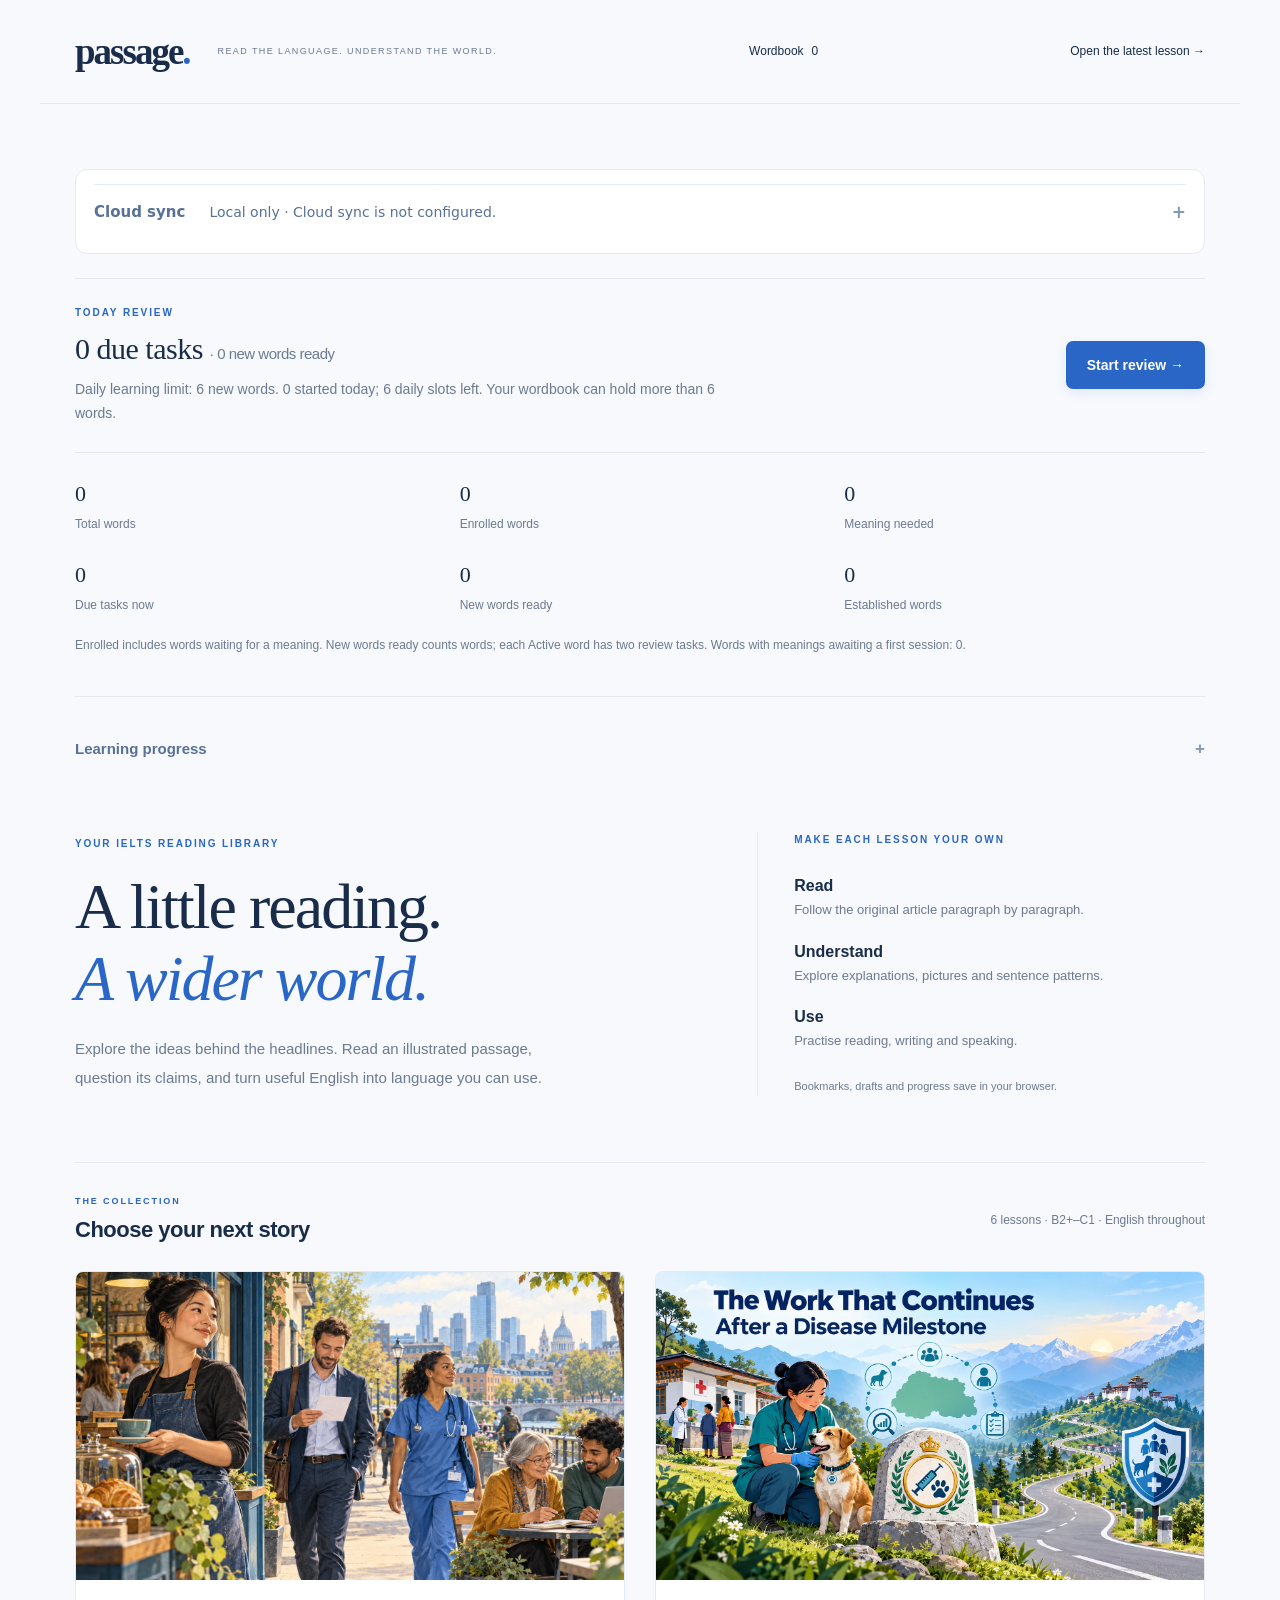
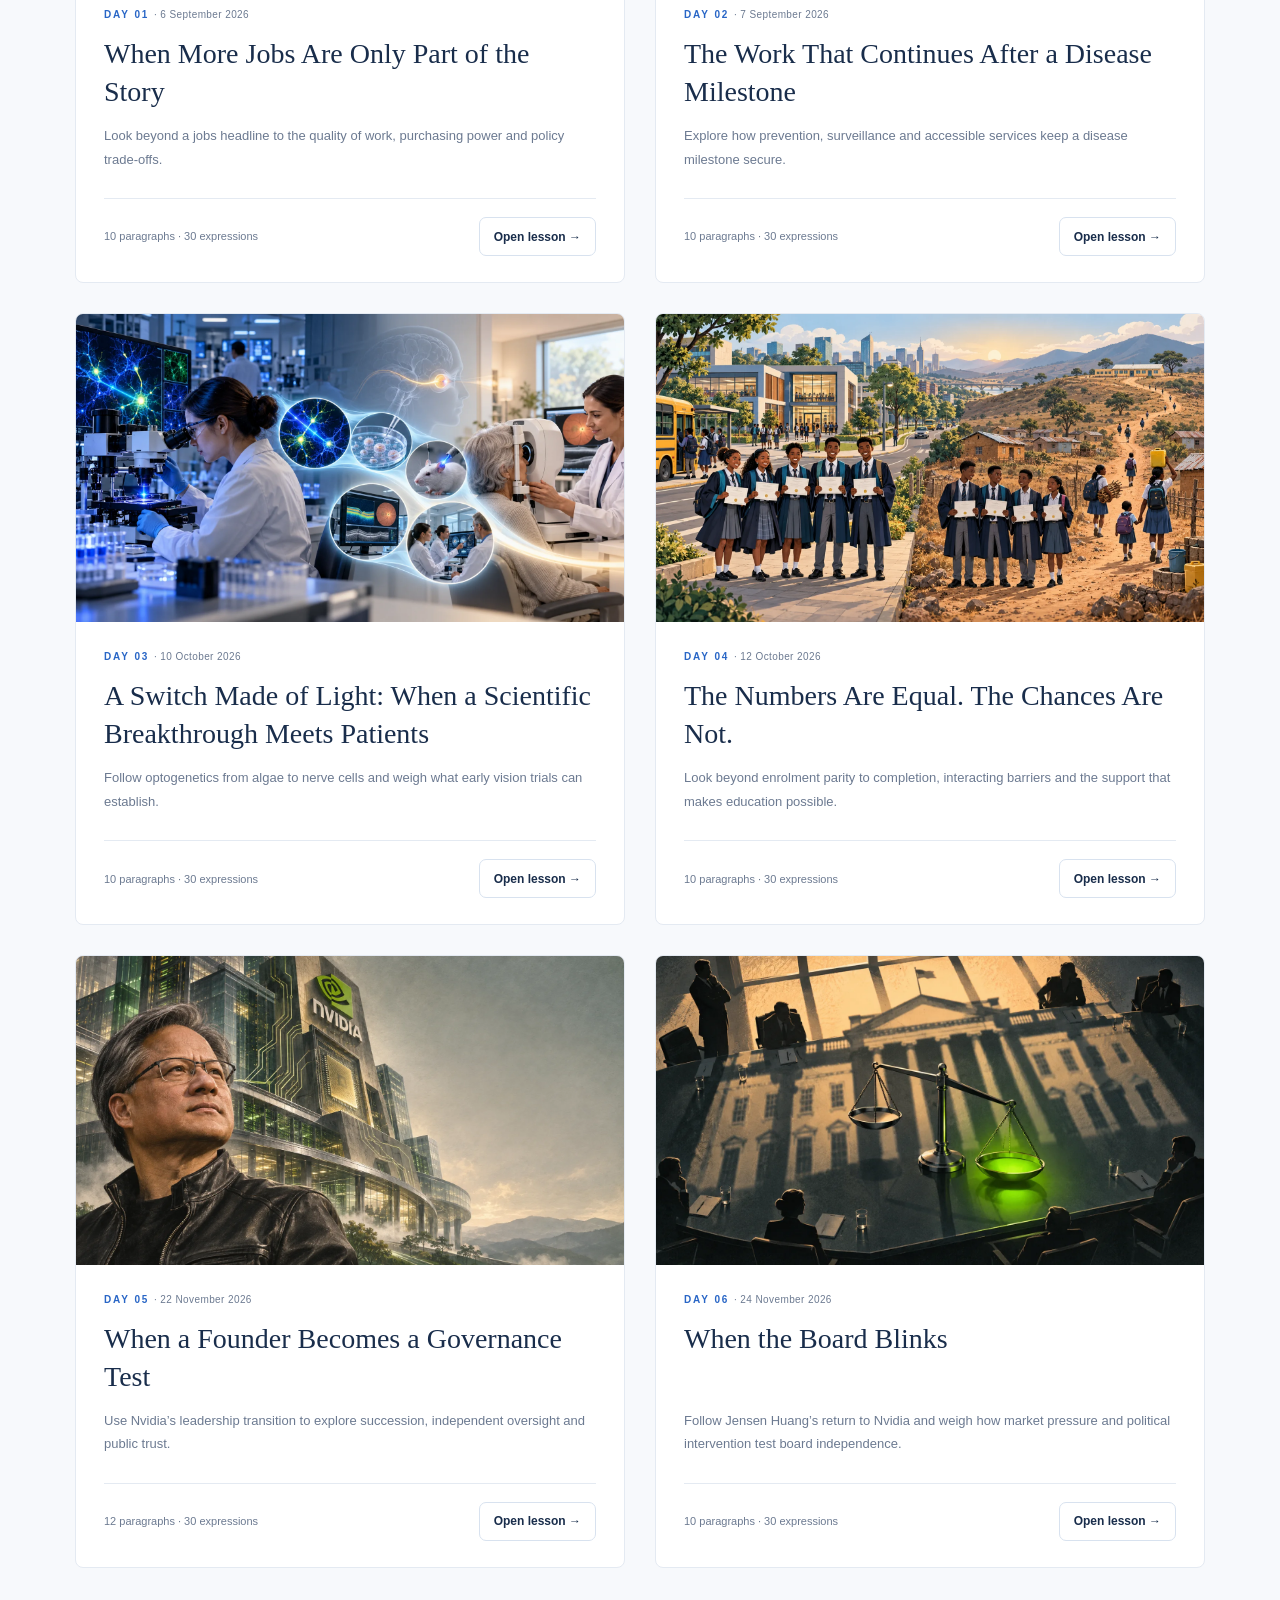
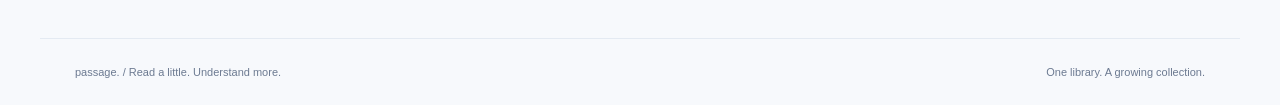
<file: index.html>
<!doctype html>
<html lang="en-GB">
<head>
<meta charset="utf-8">
<meta name="viewport" content="width=device-width,initial-scale=1">
<meta name="theme-color" content="#2966c6">
<meta name="description" content="Illustrated English IELTS lessons with reading, vocabulary, sentence analysis and independent practice.">
<title>Passage · Your reading library</title>
<link rel="icon" href="assets/favicon.svg" type="image/svg+xml">
<link rel="stylesheet" href="assets/lesson.css">
<link rel="stylesheet" href="assets/catalog.css">
<link rel="stylesheet" href="assets/wordbook.css">
<script defer src="assets/course-data.js"></script>
<script defer src="assets/course-vocabulary.js"></script>
<script defer src="assets/vocabulary-learning.js"></script>
<script defer src="assets/wordbook-store.js"></script>
<script defer src="assets/markdown-it.min.js"></script>
<script defer src="assets/wordbook-markdown.js"></script>
<script defer src="assets/vocabulary-learning-ui.js"></script>
<script defer src="assets/wordbook.js"></script>
<link rel="stylesheet" href="assets/cloud-sync.css">
<script defer src="assets/sync-config.js"></script>
<script defer src="assets/cloud-sync-core.js"></script>
<script defer src="assets/cloud-sync.js"></script>
</head>
<body class="catalog-page">
<a class="skip-link" href="#library">Skip to lessons</a>
<header class="catalog-header"><a class="catalog-brand" href="index.html">passage<span>.</span></a><span>READ THE LANGUAGE. UNDERSTAND THE WORLD.</span><a class="text-button" href="wordbook.html">Wordbook <span data-wb-count></span></a><a class="text-button" href="26.11.24/index.html">Open the latest lesson →</a></header>
<main id="library" class="catalog-main">
<section id="learning-dashboard" aria-label="Vocabulary learning"></section>
<section class="library-intro"><div><p class="eyebrow">YOUR IELTS READING LIBRARY</p><h1>A little reading.<br><em>A wider world.</em></h1><p class="library-description">Explore the ideas behind the headlines. Read an illustrated passage, question its claims, and turn useful English into language you can use.</p></div><aside class="library-route"><p class="eyebrow">MAKE EACH LESSON YOUR OWN</p><ol><li><span>Read</span>Follow the original article paragraph by paragraph.</li><li><span>Understand</span>Explore explanations, pictures and sentence patterns.</li><li><span>Use</span>Practise reading, writing and speaking.</li></ol><p>Bookmarks, drafts and progress save in your browser.</p></aside></section>
<section aria-labelledby="lesson-list-title"><div class="section-heading library-heading"><div><p class="eyebrow">THE COLLECTION</p><h2 id="lesson-list-title">Choose your next story</h2></div><span class="subtle">6 lessons · B2+–C1 · English throughout</span></div><div class="library-grid"><article class="library-lesson"><a class="library-image" href="26.9.6/index.html" aria-label="Open When More Jobs Are Only Part of the Story"><img src="26.9.6/images/working-lives-hero.webp" alt="Working lives lesson illustration" width="1672" height="941" loading="lazy"></a><div class="library-lesson-body"><p class="eyebrow">DAY 01 <span>· 6 September 2026</span></p><h3><a href="26.9.6/index.html">When More Jobs Are Only Part of the Story</a></h3><p>Look beyond a jobs headline to the quality of work, purchasing power and policy trade-offs.</p><div class="library-lesson-bottom"><span>10 paragraphs · 30 expressions</span><a class="button secondary compact" href="26.9.6/index.html">Open lesson →</a></div></div></article><article class="library-lesson"><a class="library-image" href="26.9.7/index.html" aria-label="Open The Work That Continues After a Disease Milestone"><img src="26.9.7/images/reference-0.webp" alt="Public health lesson illustration" width="1672" height="941" loading="lazy"></a><div class="library-lesson-body"><p class="eyebrow">DAY 02 <span>· 7 September 2026</span></p><h3><a href="26.9.7/index.html">The Work That Continues After a Disease Milestone</a></h3><p>Explore how prevention, surveillance and accessible services keep a disease milestone secure.</p><div class="library-lesson-bottom"><span>10 paragraphs · 30 expressions</span><a class="button secondary compact" href="26.9.7/index.html">Open lesson →</a></div></div></article><article class="library-lesson"><a class="library-image" href="26.10.10/index.html" aria-label="Open A Switch Made of Light: When a Scientific Breakthrough Meets Patients"><img src="26.10.10/images/reference-0.webp" alt="A switch made of light lesson illustration" width="1672" height="941" loading="lazy"></a><div class="library-lesson-body"><p class="eyebrow">DAY 03 <span>· 10 October 2026</span></p><h3><a href="26.10.10/index.html">A Switch Made of Light: When a Scientific Breakthrough Meets Patients</a></h3><p>Follow optogenetics from algae to nerve cells and weigh what early vision trials can establish.</p><div class="library-lesson-bottom"><span>10 paragraphs · 30 expressions</span><a class="button secondary compact" href="26.10.10/index.html">Open lesson →</a></div></div></article><article class="library-lesson"><a class="library-image" href="26.10.12/index.html" aria-label="Open The Numbers Are Equal. The Chances Are Not."><img src="26.10.12/images/reference-0.webp" alt="Equal numbers, unequal chances lesson illustration" width="1672" height="941" loading="lazy"></a><div class="library-lesson-body"><p class="eyebrow">DAY 04 <span>· 12 October 2026</span></p><h3><a href="26.10.12/index.html">The Numbers Are Equal. The Chances Are Not.</a></h3><p>Look beyond enrolment parity to completion, interacting barriers and the support that makes education possible.</p><div class="library-lesson-bottom"><span>10 paragraphs · 30 expressions</span><a class="button secondary compact" href="26.10.12/index.html">Open lesson →</a></div></div></article><article class="library-lesson"><a class="library-image" href="26.11.22/index.html" aria-label="Open When a Founder Becomes a Governance Test"><img src="26.11.22/images/reference-0.webp" alt="When a founder steps down lesson illustration" width="1672" height="941" loading="lazy"></a><div class="library-lesson-body"><p class="eyebrow">DAY 05 <span>· 22 November 2026</span></p><h3><a href="26.11.22/index.html">When a Founder Becomes a Governance Test</a></h3><p>Use Nvidia’s leadership transition to explore succession, independent oversight and public trust.</p><div class="library-lesson-bottom"><span>12 paragraphs · 30 expressions</span><a class="button secondary compact" href="26.11.22/index.html">Open lesson →</a></div></div></article><article class="library-lesson"><a class="library-image" href="26.11.24/index.html" aria-label="Open When the Board Blinks"><img src="26.11.24/images/reference-0.webp" alt="When the board blinks lesson illustration" width="1672" height="941" fetchpriority="high"></a><div class="library-lesson-body"><p class="eyebrow">DAY 06 <span>· 24 November 2026</span></p><h3><a href="26.11.24/index.html">When the Board Blinks</a></h3><p>Follow Jensen Huang’s return to Nvidia and weigh how market pressure and political intervention test board independence.</p><div class="library-lesson-bottom"><span>10 paragraphs · 30 expressions</span><a class="button secondary compact" href="26.11.24/index.html">Open lesson →</a></div></div></article></div></section>
</main><footer class="catalog-footer"><span>passage. / Read a little. Understand more.</span><span>One library. A growing collection.</span></footer>
</body></html>
</file>
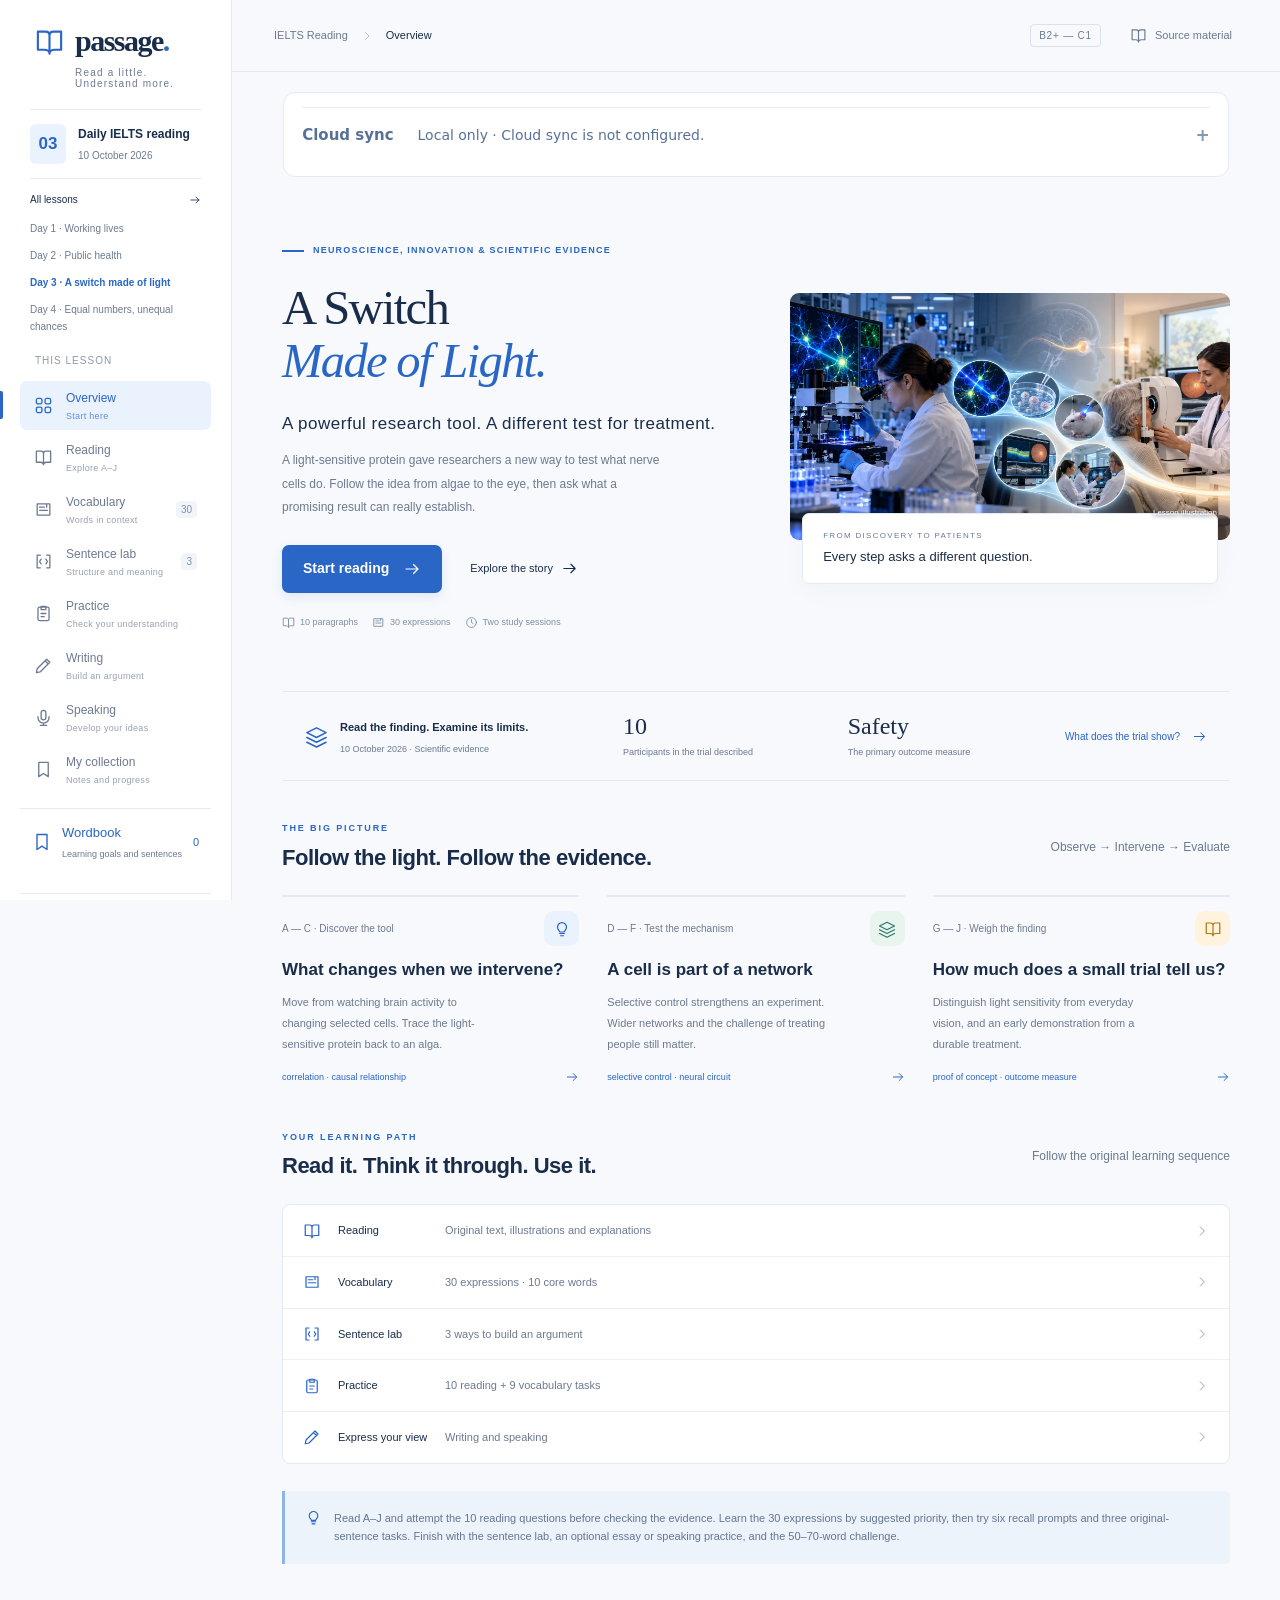
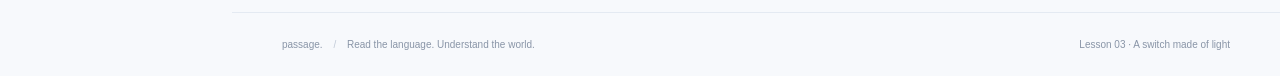
<file: 26.10.10/index.html>
<!doctype html>
<html lang="en-GB">
<head>
  <meta charset="UTF-8">
  <meta name="viewport" content="width=device-width, initial-scale=1">
  <meta name="theme-color" content="#2966c6">
  <meta name="description" content="Follow optogenetics from algae to nerve cells and weigh early vision trials. An illustrated IELTS lesson with 30 expressions, sentence analysis and independent practice.">
  <title>A Switch Made of Light · Passage</title>
  <link rel="icon" href="../assets/favicon.svg" type="image/svg+xml">
  <link rel="stylesheet" href="../assets/lesson.css">
  <link rel="stylesheet" href="../assets/wordbook.css">
  <script defer src="lesson-data.js"></script>
  <script defer src="lesson-notes.js"></script>
  <script defer src="../assets/course-data.js"></script>
  <script defer src="../assets/course-vocabulary.js"></script>
  <script defer src="../assets/vocabulary-learning.js"></script>
  <script defer src="../assets/wordbook-store.js"></script>
  <script defer src="../assets/markdown-it.min.js"></script>
  <script defer src="../assets/wordbook-markdown.js"></script>
  <script defer src="../assets/vocabulary-learning-ui.js"></script>
  <script defer src="../assets/lesson.js"></script>
  <script defer src="../assets/wordbook.js"></script>
  <link rel="stylesheet" href="../assets/cloud-sync.css">
  <script defer src="../assets/sync-config.js"></script>
  <script defer src="../assets/cloud-sync-core.js"></script>
  <script defer src="../assets/cloud-sync.js"></script>
</head>
<body>
  <a class="skip-link" href="#main">Skip to lesson content</a>
  <div id="app"><p class="loading">Opening your lesson…</p></div>
  <noscript>Enable JavaScript to use this interactive lesson, or <a href="26-10-10-A%20Switch%20Made%20of%20Light%20-%20When%20a%20Scientific%20Breakthrough%20Meets%20Patients.md">read the complete original lesson</a>.</noscript>
</body>
</html>
</file>
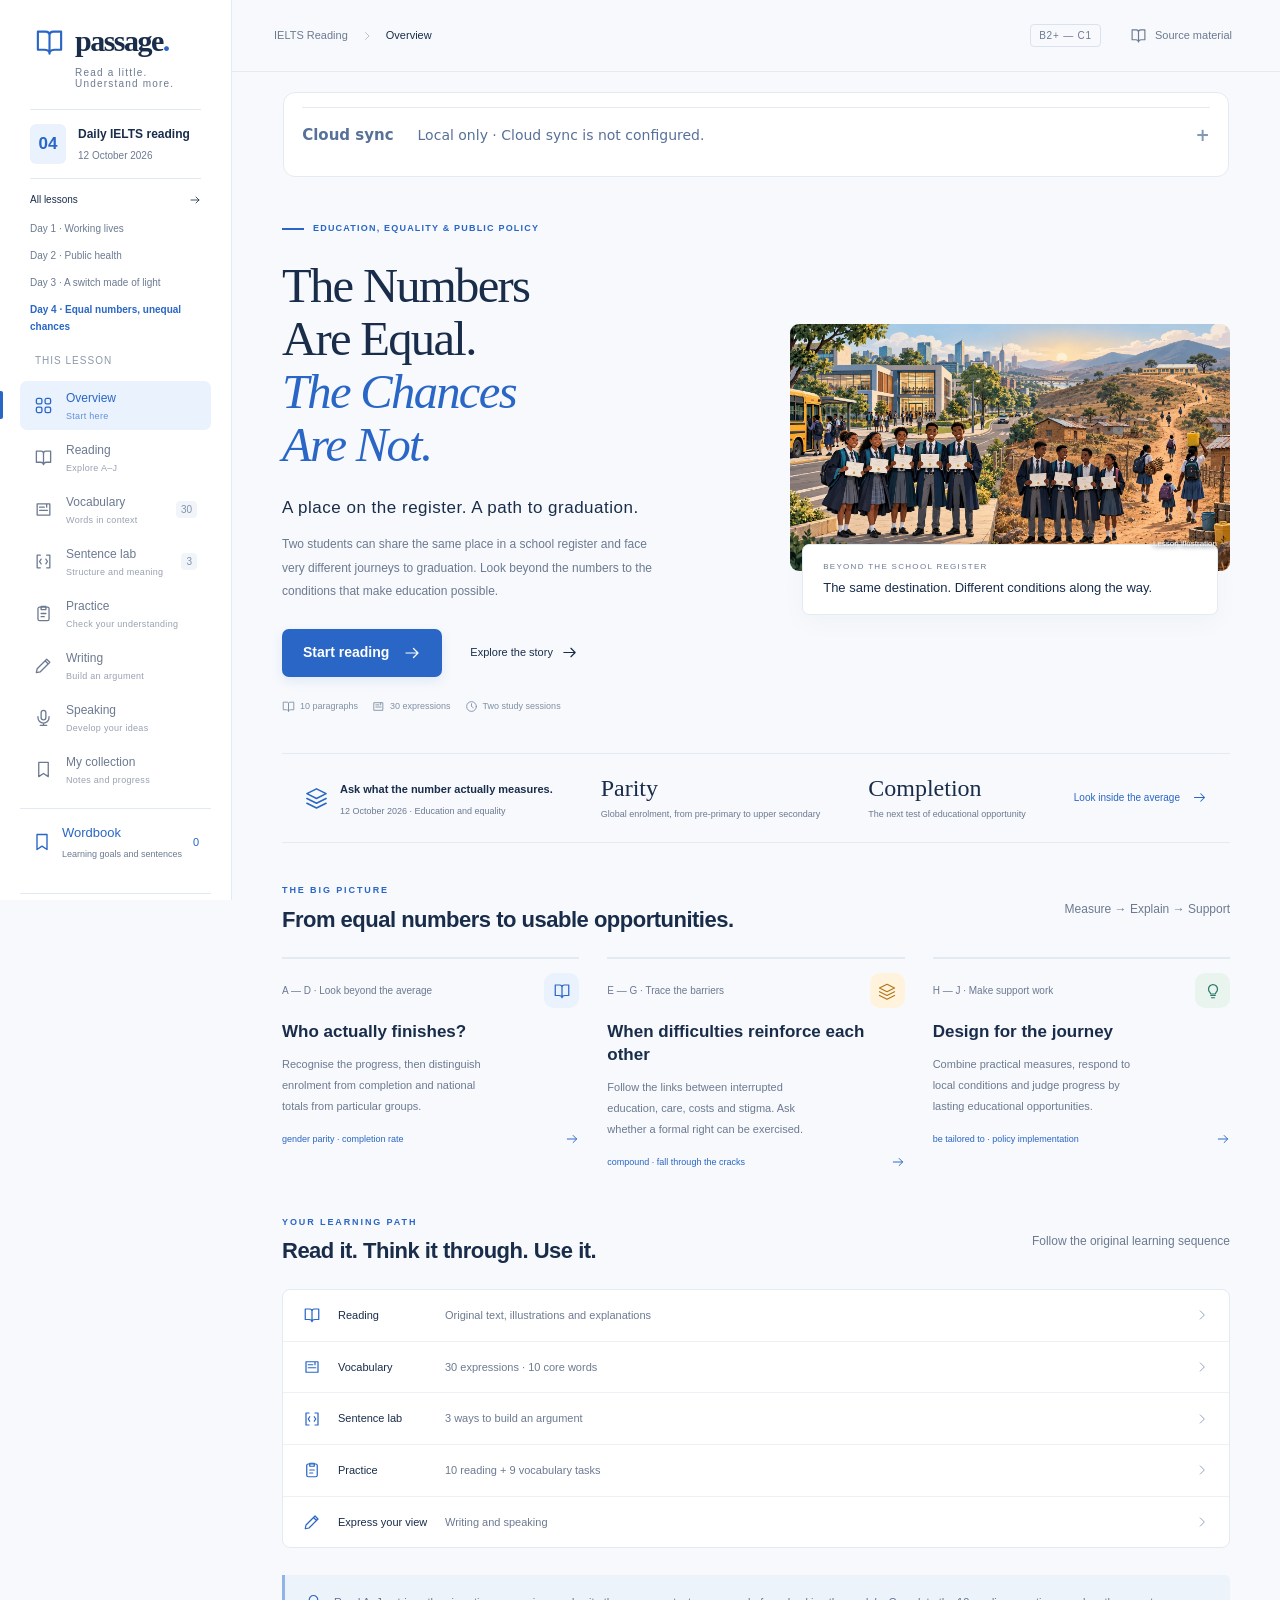
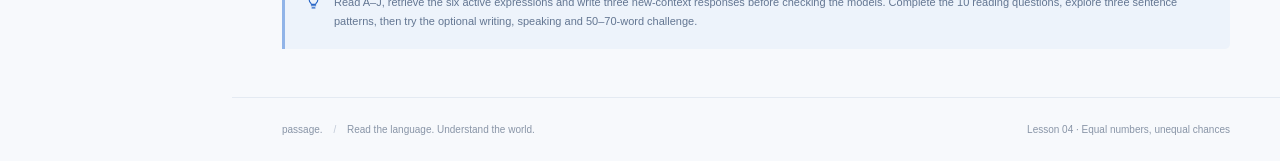
<file: 26.10.12/index.html>
<!doctype html>
<html lang="en-GB">
<head>
  <meta charset="UTF-8">
  <meta name="viewport" content="width=device-width, initial-scale=1">
  <meta name="theme-color" content="#2966c6">
  <meta name="description" content="Look beyond enrolment parity to completion, practical barriers and equal educational opportunity. An illustrated IELTS lesson with 30 expressions and independent practice.">
  <title>The Numbers Are Equal. The Chances Are Not. · Passage</title>
  <link rel="icon" href="../assets/favicon.svg" type="image/svg+xml">
  <link rel="stylesheet" href="../assets/lesson.css">
  <link rel="stylesheet" href="../assets/wordbook.css">
  <script defer src="lesson-data.js"></script>
  <script defer src="lesson-notes.js"></script>
  <script defer src="../assets/course-data.js"></script>
  <script defer src="../assets/course-vocabulary.js"></script>
  <script defer src="../assets/vocabulary-learning.js"></script>
  <script defer src="../assets/wordbook-store.js"></script>
  <script defer src="../assets/markdown-it.min.js"></script>
  <script defer src="../assets/wordbook-markdown.js"></script>
  <script defer src="../assets/vocabulary-learning-ui.js"></script>
  <script defer src="../assets/lesson.js"></script>
  <script defer src="../assets/wordbook.js"></script>
  <link rel="stylesheet" href="../assets/cloud-sync.css">
  <script defer src="../assets/sync-config.js"></script>
  <script defer src="../assets/cloud-sync-core.js"></script>
  <script defer src="../assets/cloud-sync.js"></script>
</head>
<body>
  <a class="skip-link" href="#main">Skip to lesson content</a>
  <div id="app"><p class="loading">Opening your lesson…</p></div>
  <noscript>Enable JavaScript to use this interactive lesson, or <a href="26-10-12-The%20Numbers%20Are%20Equal.%20The%20Chances%20Are%20Not.md">read the complete original lesson</a>.</noscript>
</body>
</html>
</file>
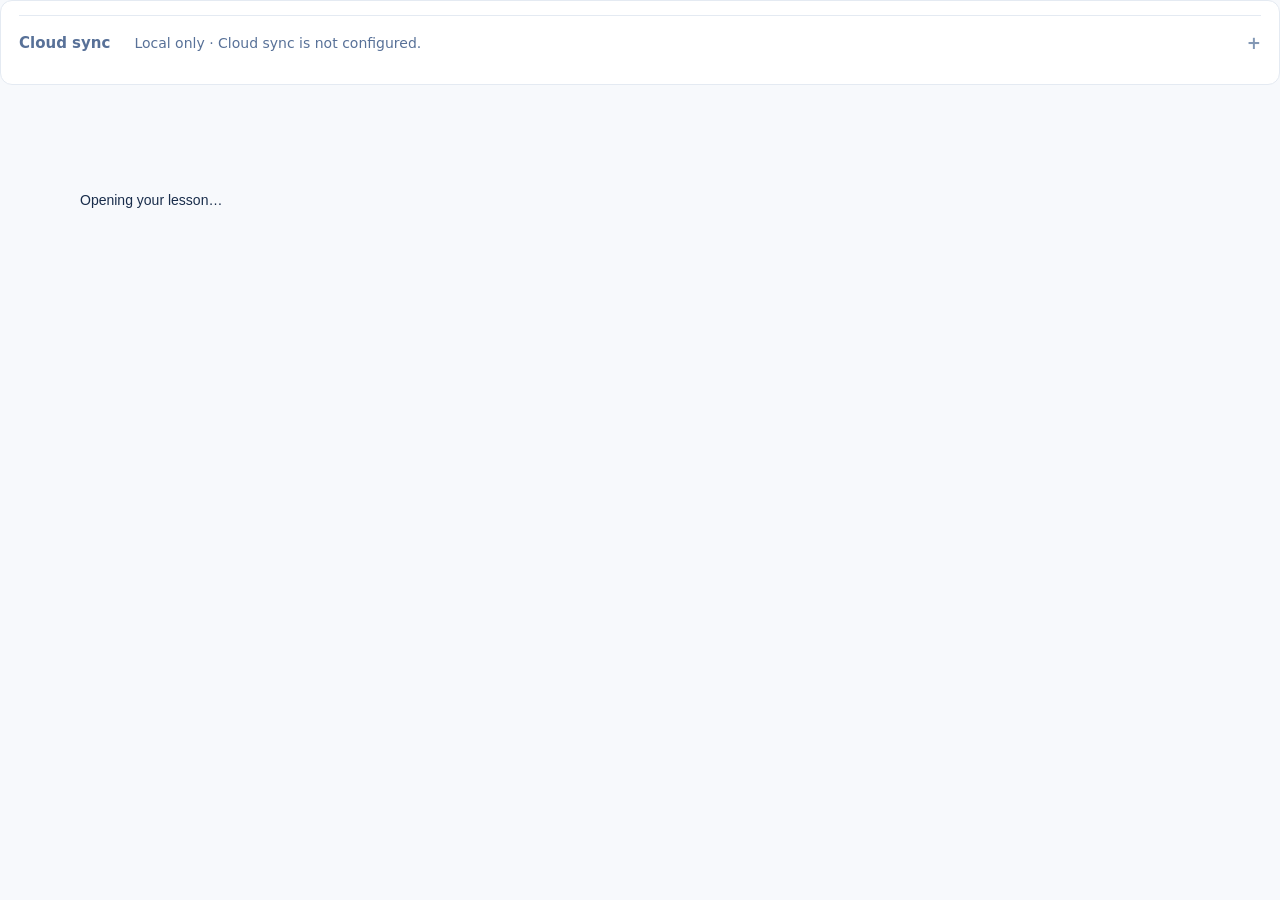
<file: 26.11.13/index.html>
<!doctype html>
<html lang="en-GB">
<head>
  <meta charset="UTF-8">
  <meta name="viewport" content="width=device-width, initial-scale=1">
  <meta name="theme-color" content="#2966c6">
  <meta name="description" content="Explore evidence, political influence and fair scrutiny in an illustrated IELTS lesson.">
  <title>When Business, Politics and Identity Collide · Passage</title>
  <link rel="icon" href="../assets/favicon.svg" type="image/svg+xml">
  <link rel="stylesheet" href="../assets/lesson.css">
  <link rel="stylesheet" href="../assets/wordbook.css">
  <script defer src="lesson-data.js"></script>
  <script defer src="lesson-notes.js"></script>
  <script defer src="../assets/course-data.js"></script>
  <script defer src="../assets/course-vocabulary.js"></script>
  <script defer src="../assets/vocabulary-learning.js"></script>
  <script defer src="../assets/wordbook-store.js"></script>
  <script defer src="../assets/markdown-it.min.js"></script>
  <script defer src="../assets/wordbook-markdown.js"></script>
  <script defer src="../assets/vocabulary-learning-ui.js"></script>
  <script defer src="../assets/lesson.js"></script>
  <script defer src="../assets/wordbook.js"></script>
  <link rel="stylesheet" href="../assets/cloud-sync.css">
  <script defer src="../assets/sync-config.js"></script>
  <script defer src="../assets/cloud-sync-core.js"></script>
  <script defer src="../assets/cloud-sync.js"></script>
</head>
<body>
  <a class="skip-link" href="#main">Skip to lesson content</a>
  <div id="app"><p class="loading">Opening your lesson…</p></div>
  <noscript>Enable JavaScript to use this interactive lesson, or <a href="26-11-13-When%20Business%20Politics%20and%20Identity%20Collide.md">read the complete original lesson</a>.</noscript>
</body>
</html>
</file>
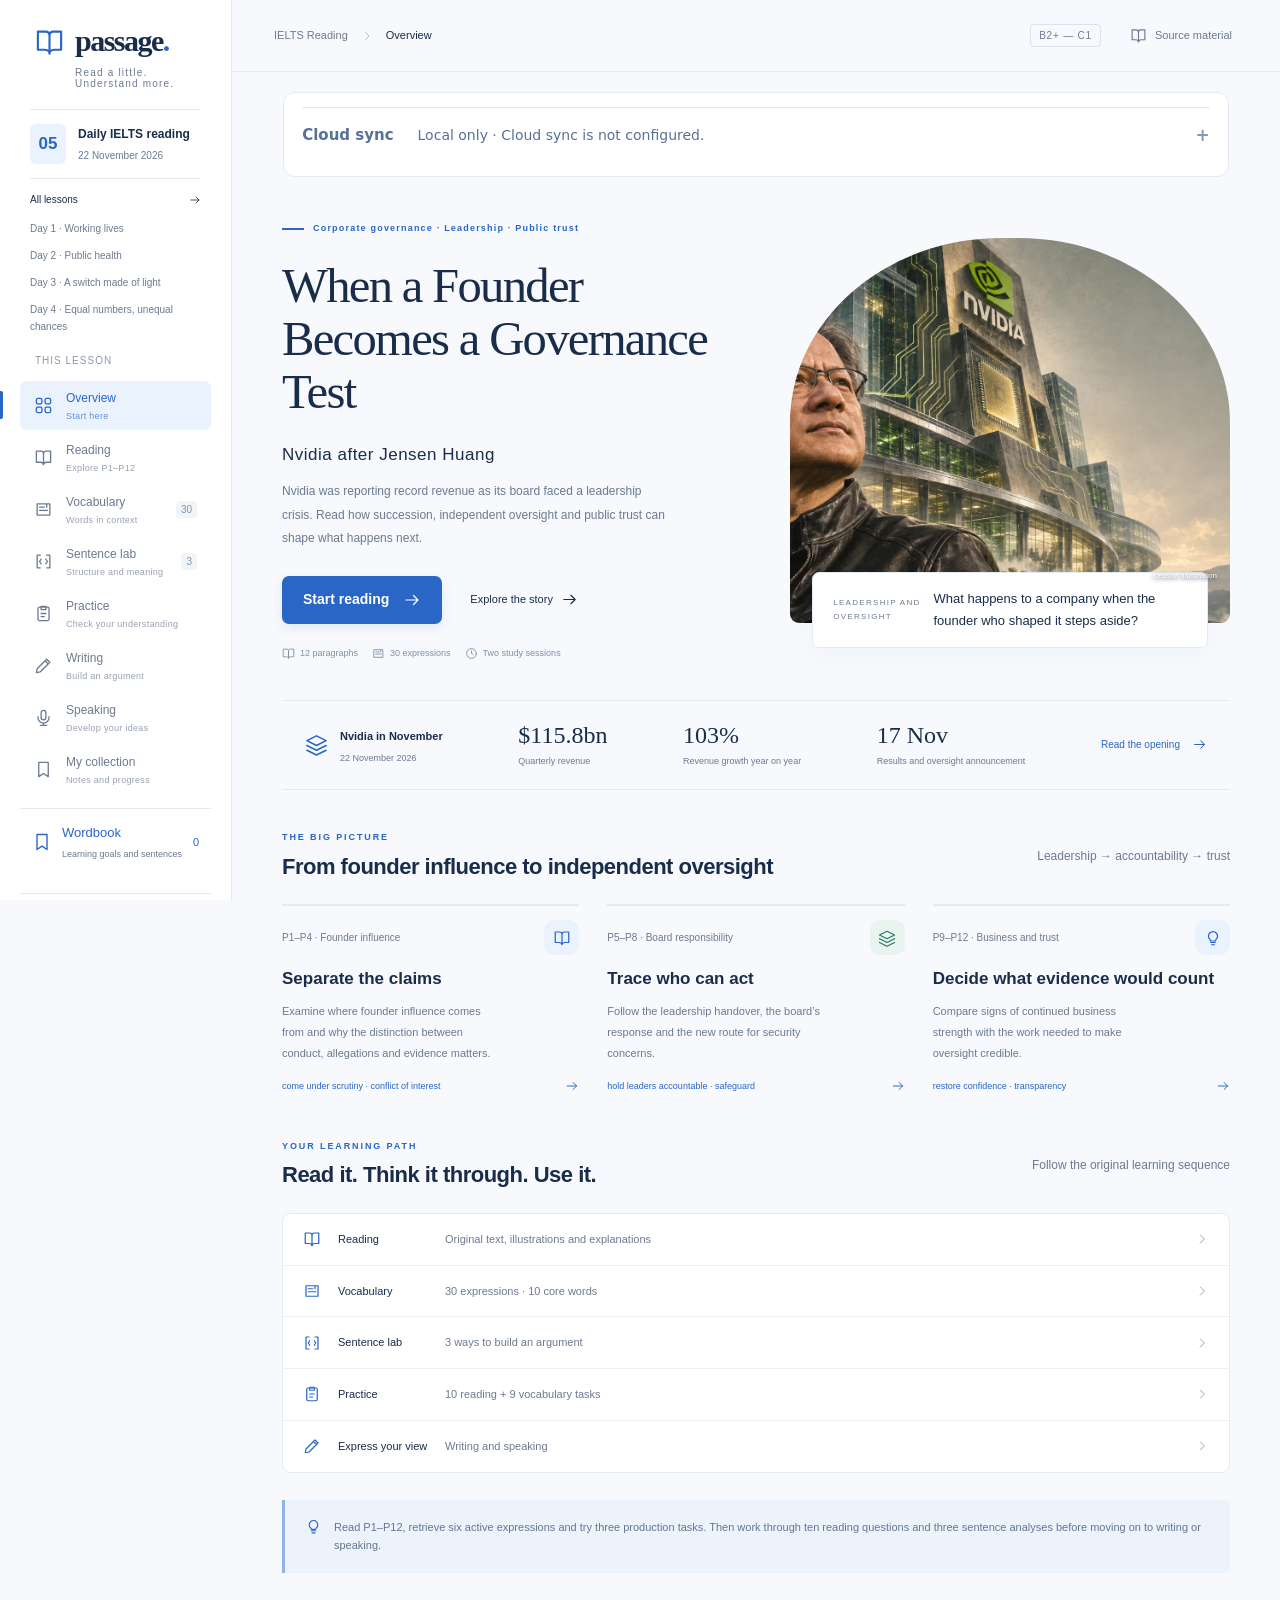
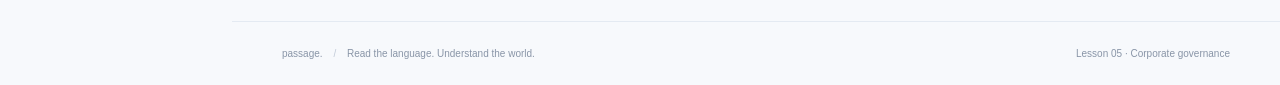
<file: 26.11.22/index.html>
<!doctype html>
<html lang="en-GB">
<head>
  <meta charset="UTF-8">
  <meta name="viewport" content="width=device-width, initial-scale=1">
  <meta name="theme-color" content="#2966c6">
  <meta name="description" content="Explore the leadership transition at Nvidia and what it reveals about corporate governance. An illustrated IELTS lesson with 30 expressions and independent practice.">
  <title>When a Founder Becomes a Governance Test · Passage</title>
  <link rel="icon" href="../assets/favicon.svg" type="image/svg+xml">
  <link rel="stylesheet" href="../assets/lesson.css">
  <link rel="stylesheet" href="../assets/wordbook.css">
  <script defer src="lesson-data.js"></script>
  <script defer src="lesson-notes.js"></script>
  <script defer src="../assets/course-data.js"></script>
  <script defer src="../assets/course-vocabulary.js"></script>
  <script defer src="../assets/vocabulary-learning.js"></script>
  <script defer src="../assets/wordbook-store.js"></script>
  <script defer src="../assets/markdown-it.min.js"></script>
  <script defer src="../assets/wordbook-markdown.js"></script>
  <script defer src="../assets/vocabulary-learning-ui.js"></script>
  <script defer src="../assets/lesson.js"></script>
  <script defer src="../assets/wordbook.js"></script>
  <link rel="stylesheet" href="../assets/cloud-sync.css">
  <script defer src="../assets/sync-config.js"></script>
  <script defer src="../assets/cloud-sync-core.js"></script>
  <script defer src="../assets/cloud-sync.js"></script>
</head>
<body>
  <a class="skip-link" href="#main">Skip to lesson content</a>
  <div id="app"><p class="loading">Opening your lesson…</p></div>
  <template id="editors-note">
<div style="border-left: 4px solid #76B900; background-color: #f4f7f0; padding: 14px 18px; margin: 20px 0; border-radius: 4px; font-size: 0.95em; line-height: 1.6;">
  <strong>Editor's Note (Updated 23 November 2026):</strong> On 23 November—one day after this passage was prepared—Nvidia announced that its board had voted unanimously on 22 November to reinstate Jensen Huang as president, CEO and board director, effective immediately. Colette Kress returned to her role as CFO, while Harvey Jones remained chairman. The board said its independent investigation would continue and announced a search for a Chief Compliance Officer. This lesson is preserved as a snapshot of the governance debate as it stood on 22 November.
</div>
  </template>
  <script>
    document.addEventListener('DOMContentLoaded', () => {
      const main = document.querySelector('#main');
      if (!main) return;
      const note = document.querySelector('#editors-note').content.firstElementChild.cloneNode(true);
      const showNote = () => {
        // The lesson replaces the contents of main when switching views.
        if (main.querySelector('.reading-layout') && !note.isConnected) main.prepend(note);
      };
      new MutationObserver(showNote).observe(main, { childList: true });
      showNote();
    });
  </script>
  <noscript>Enable JavaScript to use this interactive lesson, or <a href="26-11-22-When%20a%20Founder%20Becomes%20a%20Governance%20Test.md">read the complete original lesson</a>.</noscript>
</body>
</html>
</file>
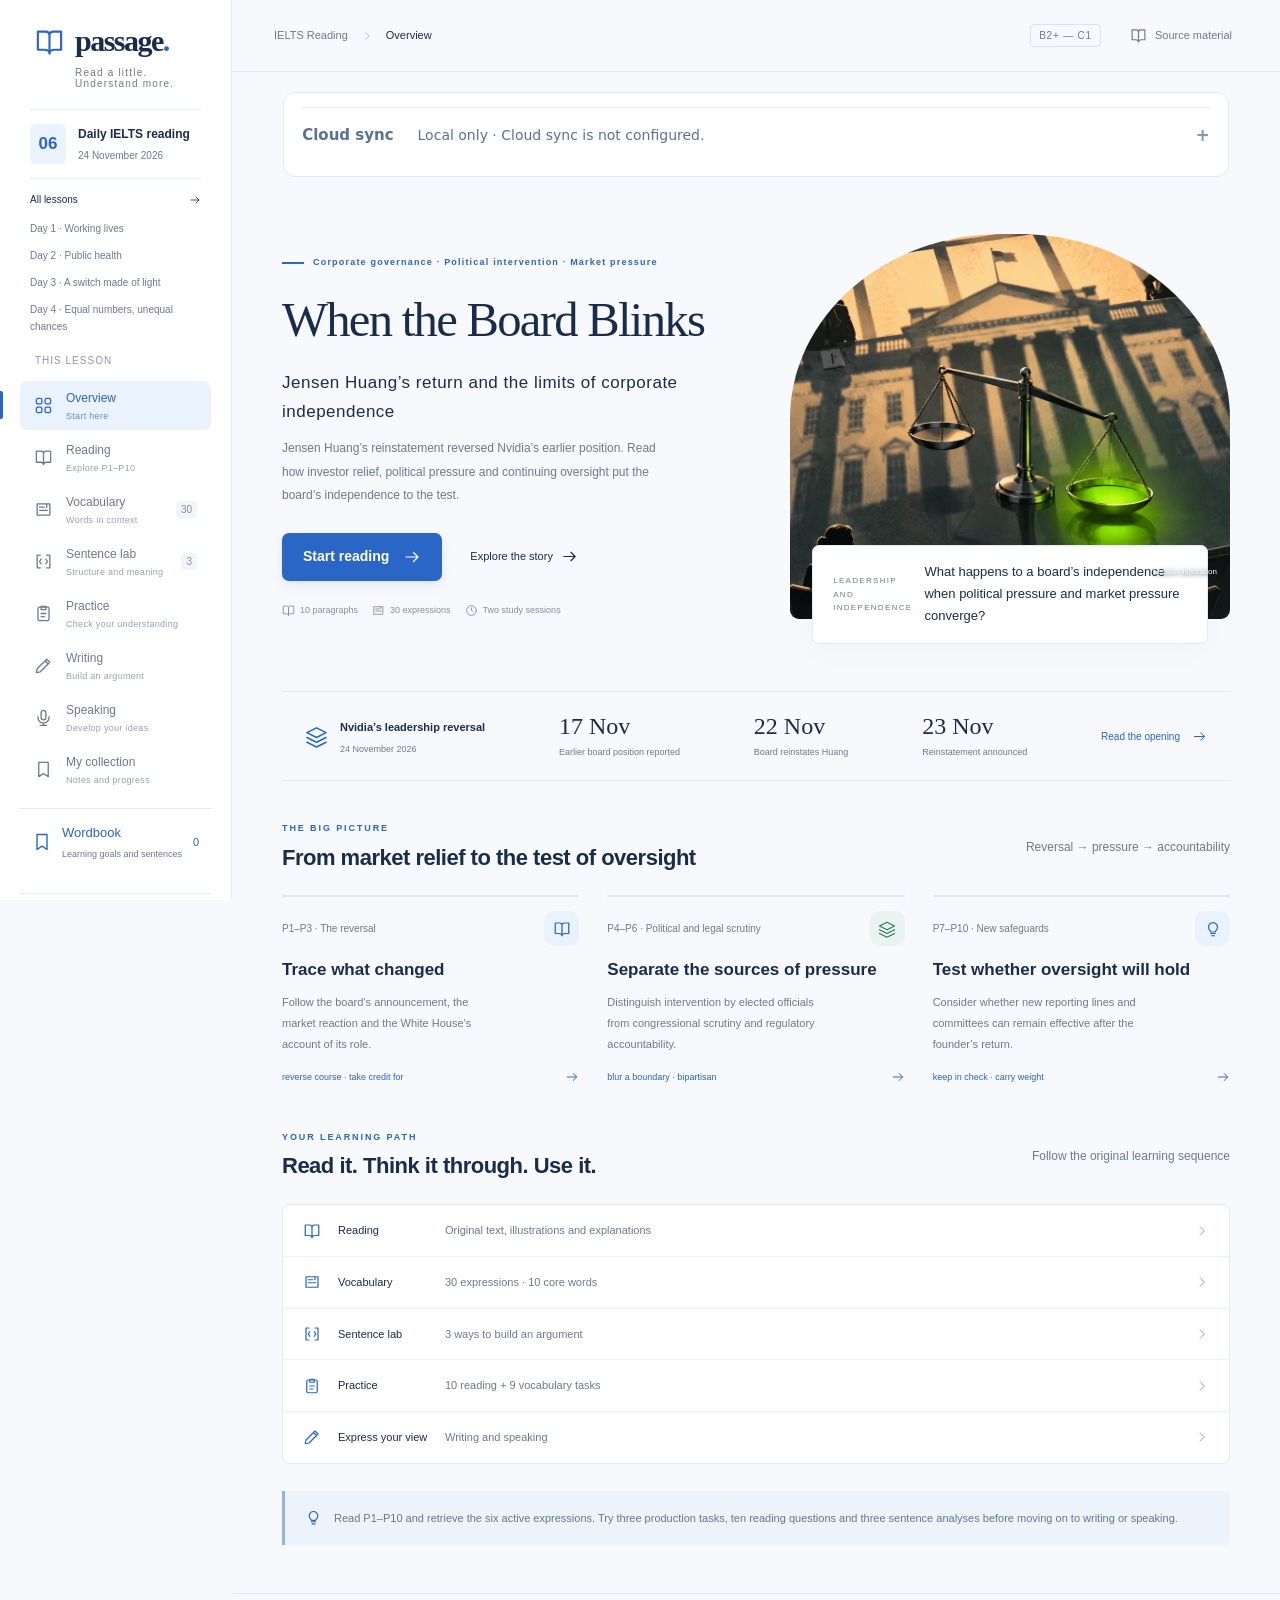
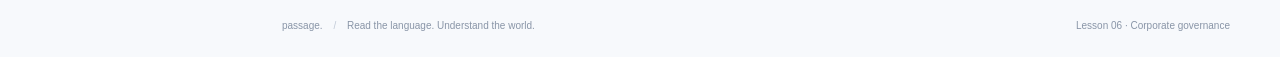
<file: 26.11.24/index.html>
<!doctype html>
<html lang="en-GB">
<head>
  <meta charset="UTF-8">
  <meta name="viewport" content="width=device-width, initial-scale=1">
  <meta name="theme-color" content="#2966c6">
  <meta name="description" content="Explore how Jensen Huang’s return to Nvidia tests board independence under market and political pressure. An illustrated IELTS lesson with 30 expressions and independent practice.">
  <title>When the Board Blinks · Passage</title>
  <link rel="icon" href="../assets/favicon.svg" type="image/svg+xml">
  <link rel="stylesheet" href="../assets/lesson.css">
  <link rel="stylesheet" href="../assets/wordbook.css">
  <script defer src="lesson-data.js"></script>
  <script defer src="lesson-notes.js"></script>
  <script defer src="../assets/course-data.js"></script>
  <script defer src="../assets/course-vocabulary.js"></script>
  <script defer src="../assets/vocabulary-learning.js"></script>
  <script defer src="../assets/wordbook-store.js"></script>
  <script defer src="../assets/markdown-it.min.js"></script>
  <script defer src="../assets/wordbook-markdown.js"></script>
  <script defer src="../assets/vocabulary-learning-ui.js"></script>
  <script defer src="../assets/lesson.js"></script>
  <script defer src="../assets/wordbook.js"></script>
  <link rel="stylesheet" href="../assets/cloud-sync.css">
  <script defer src="../assets/sync-config.js"></script>
  <script defer src="../assets/cloud-sync-core.js"></script>
  <script defer src="../assets/cloud-sync.js"></script>
</head>
<body>
  <a class="skip-link" href="#main">Skip to lesson content</a>
  <div id="app"><p class="loading">Opening your lesson…</p></div>
  <noscript>Enable JavaScript to use this interactive lesson, or <a href="26-11-24-When%20the%20Board%20Blinks.md">read the complete original lesson</a>.</noscript>
</body>
</html>
</file>
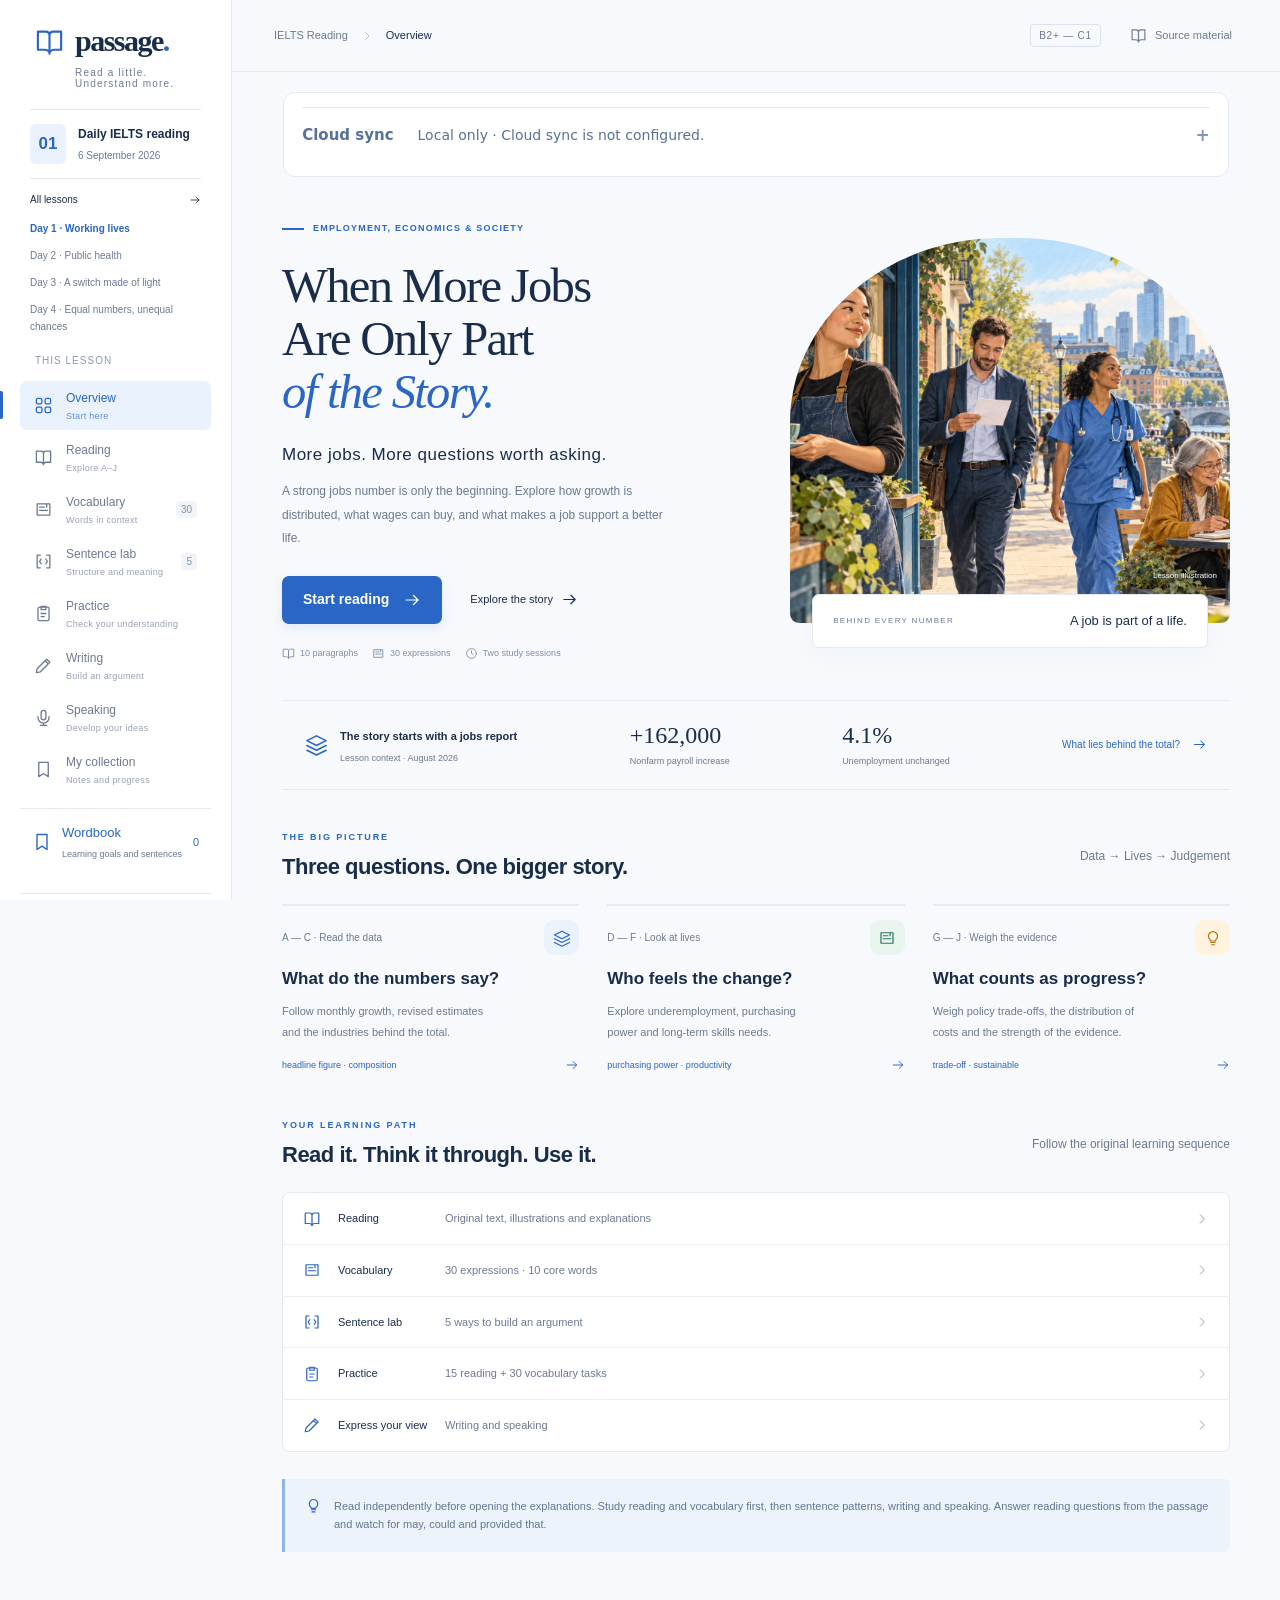
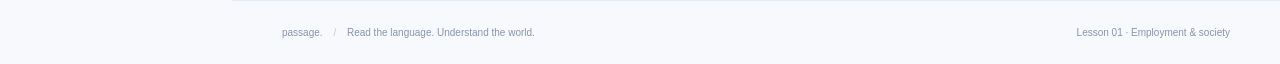
<file: 26.9.6/index.html>
<!doctype html>
<html lang="en-GB">
<head>
  <meta charset="UTF-8">
  <meta name="viewport" content="width=device-width, initial-scale=1">
  <meta name="theme-color" content="#2966c6">
  <meta name="description" content="Explore the people behind employment statistics in an illustrated IELTS reading lesson with interactive explanations and practice.">
  <title>When More Jobs Are Only Part of the Story · Passage</title>
  <link rel="icon" href="../assets/favicon.svg" type="image/svg+xml">
  <link rel="stylesheet" href="../assets/lesson.css">
  <link rel="stylesheet" href="../assets/wordbook.css">
  <script defer src="lesson-data.js"></script>
  <script defer src="lesson-notes.js"></script>
  <script defer src="../assets/course-data.js"></script>
  <script defer src="../assets/course-vocabulary.js"></script>
  <script defer src="../assets/vocabulary-learning.js"></script>
  <script defer src="../assets/wordbook-store.js"></script>
  <script defer src="../assets/markdown-it.min.js"></script>
  <script defer src="../assets/wordbook-markdown.js"></script>
  <script defer src="../assets/vocabulary-learning-ui.js"></script>
  <script defer src="../assets/lesson.js"></script>
  <script defer src="../assets/wordbook.js"></script>
  <link rel="stylesheet" href="../assets/cloud-sync.css">
  <script defer src="../assets/sync-config.js"></script>
  <script defer src="../assets/cloud-sync-core.js"></script>
  <script defer src="../assets/cloud-sync.js"></script>
</head>
<body>
  <a class="skip-link" href="#main">Skip to lesson content</a>
  <div id="app"><p class="loading">Opening your lesson…</p></div>
  <noscript>Enable JavaScript to use this interactive lesson, or <a href="26-09-06-When%20More%20Jobs%20Are%20Only%20Part%20of%20the%20Story.md">read the complete original lesson</a>.</noscript>
</body>
</html>
</file>
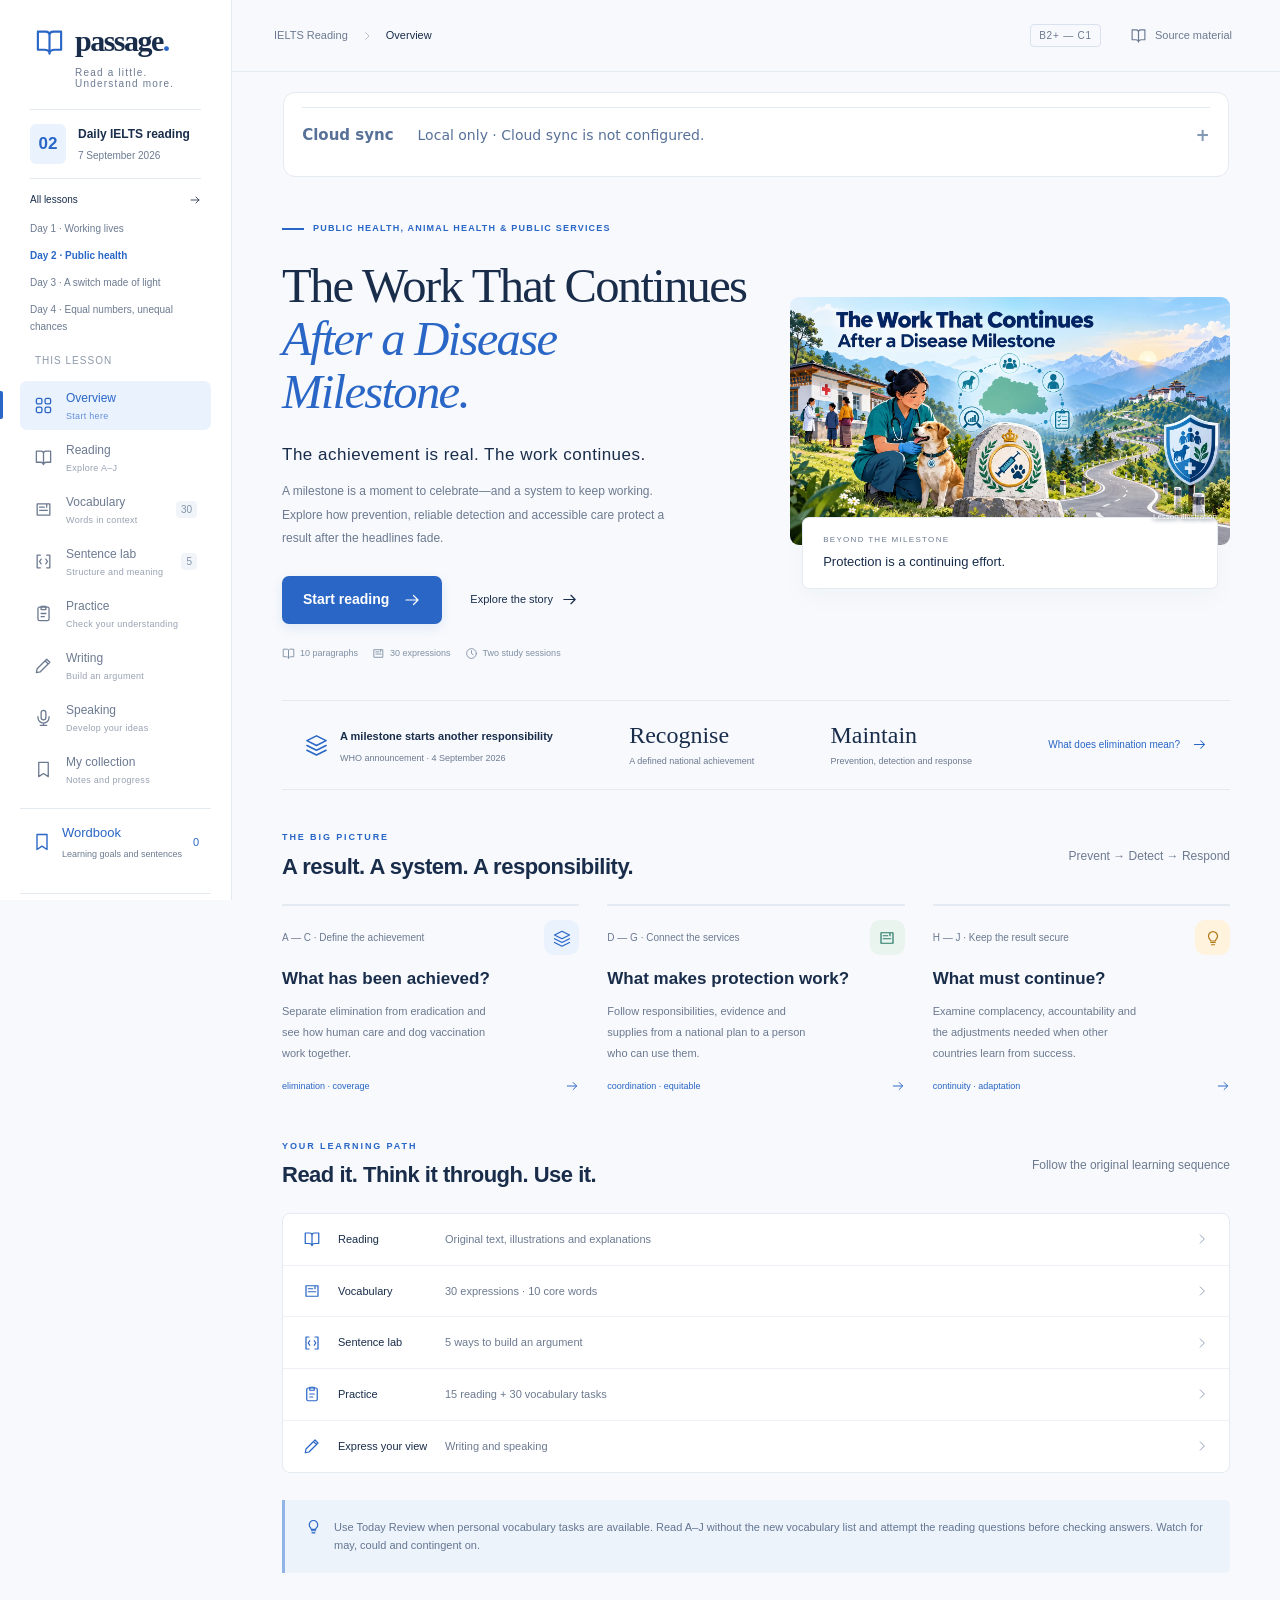
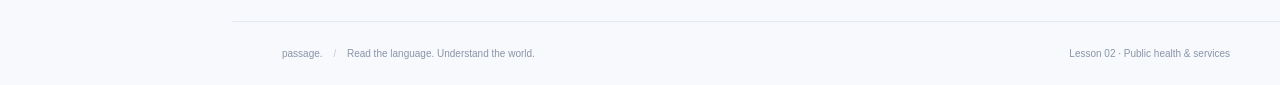
<file: 26.9.7/index.html>
<!doctype html>
<html lang="en-GB">
<head>
  <meta charset="UTF-8">
  <meta name="viewport" content="width=device-width, initial-scale=1">
  <meta name="theme-color" content="#2966c6">
  <meta name="description" content="Explore prevention, surveillance and connected public services in an illustrated IELTS reading lesson with interactive explanations and practice.">
  <title>The Work That Continues After a Disease Milestone · Passage</title>
  <link rel="icon" href="../assets/favicon.svg" type="image/svg+xml">
  <link rel="stylesheet" href="../assets/lesson.css">
  <link rel="stylesheet" href="../assets/wordbook.css">
  <script defer src="lesson-data.js"></script>
  <script defer src="lesson-notes.js"></script>
  <script defer src="../assets/course-data.js"></script>
  <script defer src="../assets/course-vocabulary.js"></script>
  <script defer src="../assets/vocabulary-learning.js"></script>
  <script defer src="../assets/wordbook-store.js"></script>
  <script defer src="../assets/markdown-it.min.js"></script>
  <script defer src="../assets/wordbook-markdown.js"></script>
  <script defer src="../assets/vocabulary-learning-ui.js"></script>
  <script defer src="../assets/lesson.js"></script>
  <script defer src="../assets/wordbook.js"></script>
  <link rel="stylesheet" href="../assets/cloud-sync.css">
  <script defer src="../assets/sync-config.js"></script>
  <script defer src="../assets/cloud-sync-core.js"></script>
  <script defer src="../assets/cloud-sync.js"></script>
</head>
<body>
  <a class="skip-link" href="#main">Skip to lesson content</a>
  <div id="app"><p class="loading">Opening your lesson…</p></div>
  <noscript>Enable JavaScript to use this interactive lesson, or <a href="26-09-07-The%20Work%20That%20Continues%20After%20a%20Disease%20Milestone.md">read the complete original lesson</a>.</noscript>
</body>
</html>
</file>
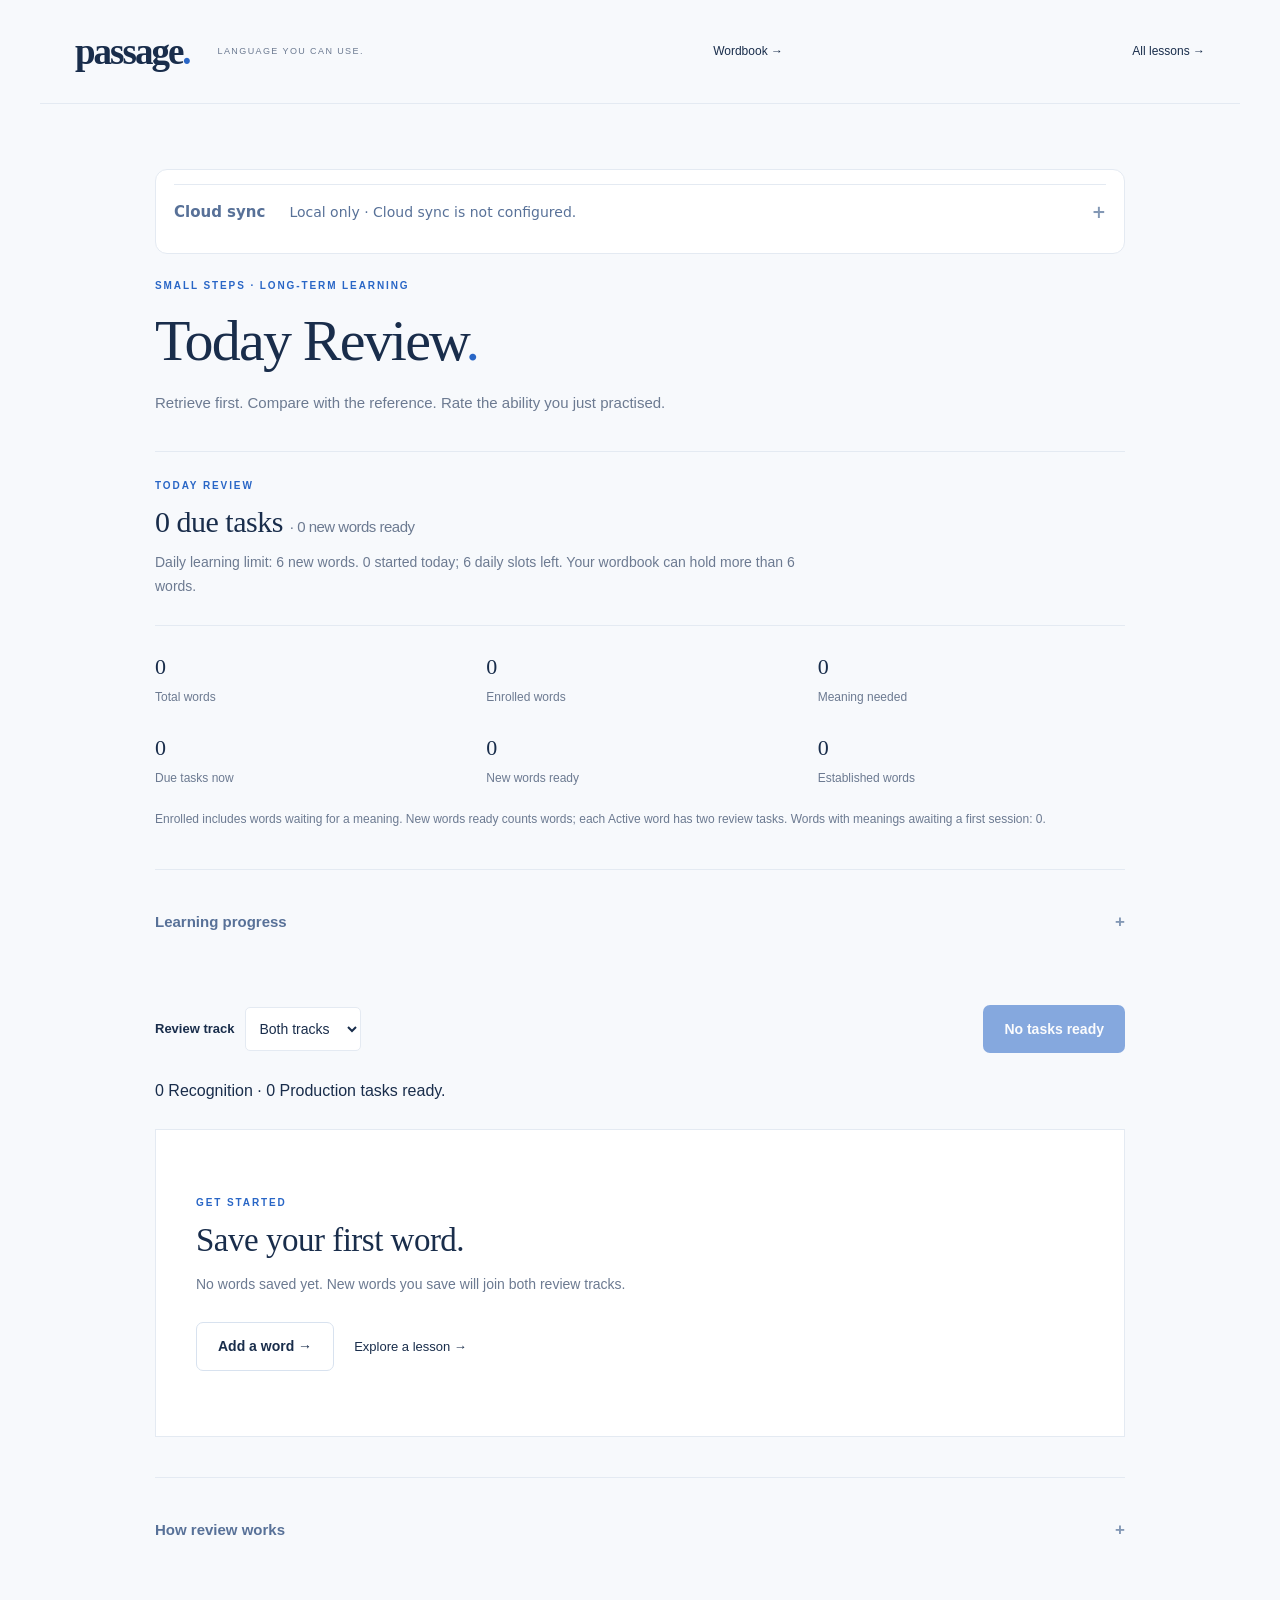
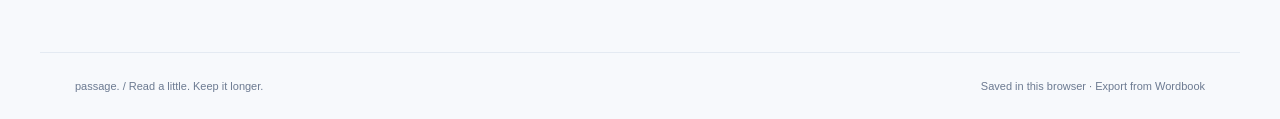
<file: review.html>
<!doctype html>
<html lang="en-GB">
<head>
  <meta charset="utf-8">
  <meta name="viewport" content="width=device-width,initial-scale=1">
  <meta name="theme-color" content="#2966c6">
  <meta name="description" content="Retrieve vocabulary in context and build independent use with spaced practice.">
  <title>Today Review · Passage</title>
  <link rel="icon" href="assets/favicon.svg" type="image/svg+xml">
  <link rel="stylesheet" href="assets/lesson.css">
  <link rel="stylesheet" href="assets/catalog.css">
  <link rel="stylesheet" href="assets/wordbook.css">
  <script defer src="assets/course-vocabulary.js"></script>
  <script defer src="assets/vocabulary-learning.js"></script>
  <script defer src="assets/markdown-it.min.js"></script>
  <script defer src="assets/wordbook-markdown.js"></script>
  <script defer src="assets/wordbook-store.js"></script>
  <script defer src="assets/vocabulary-learning-ui.js"></script>
  <link rel="stylesheet" href="assets/cloud-sync.css">
  <script defer src="assets/sync-config.js"></script>
  <script defer src="assets/cloud-sync-core.js"></script>
  <script defer src="assets/cloud-sync.js"></script>
</head>
<body class="catalog-page review-page">
  <a class="skip-link" href="#review-main">Skip to review</a>
  <header class="catalog-header"><a class="catalog-brand" href="index.html">passage<span>.</span></a><span>LANGUAGE YOU CAN USE.</span><a class="text-button" href="wordbook.html">Wordbook →</a><a class="text-button" href="index.html">All lessons →</a></header>
  <main id="review-main" class="catalog-main">
    <div class="wb-heading"><div><p class="eyebrow">SMALL STEPS · LONG-TERM LEARNING</p><h1>Today Review<span>.</span></h1><p>Retrieve first. Compare with the reference. Rate the ability you just practised.</p></div></div>
    <section id="learning-dashboard" aria-label="Vocabulary learning"></section>
    <div id="review-workspace"></div>
    <p id="learning-notice" role="alert"></p>
    <details class="learning-guide"><summary>How review works</summary><p><strong>Recognition:</strong> understand words in context. <strong>Production:</strong> retrieve words and use them in new sentences. Each skill has its own schedule.</p><p>New saved or manually added words default to Active, which reviews both skills. Add a meaning before review can start. Recognition reviews reading only; Already know and Skip pause review. Existing learning goals stay unchanged.</p><p>Rate each attempt with Again, Hard, Good or Easy. You can save any number of words; up to 6 new words start each local calendar day. New-word admission reserves 2 task slots per word within a 20-task capacity. At 19 backlog tasks, only 1 slot remains, so new words wait; at 20, no slots remain. Production waits 24 hours after an answer is shown.</p><p><strong>Established:</strong> two successful reviews in a row and a 14+ day interval. Production also needs an independent sentence after the latest Again. A word is established when every enrolled track meets these criteria.</p></details>
  </main>
  <footer class="catalog-footer"><span>passage. / Read a little. Keep it longer.</span><span>Saved in this browser · Export from Wordbook</span></footer>
  <noscript>Enable JavaScript to practise your vocabulary.</noscript>
</body>
</html>
</file>
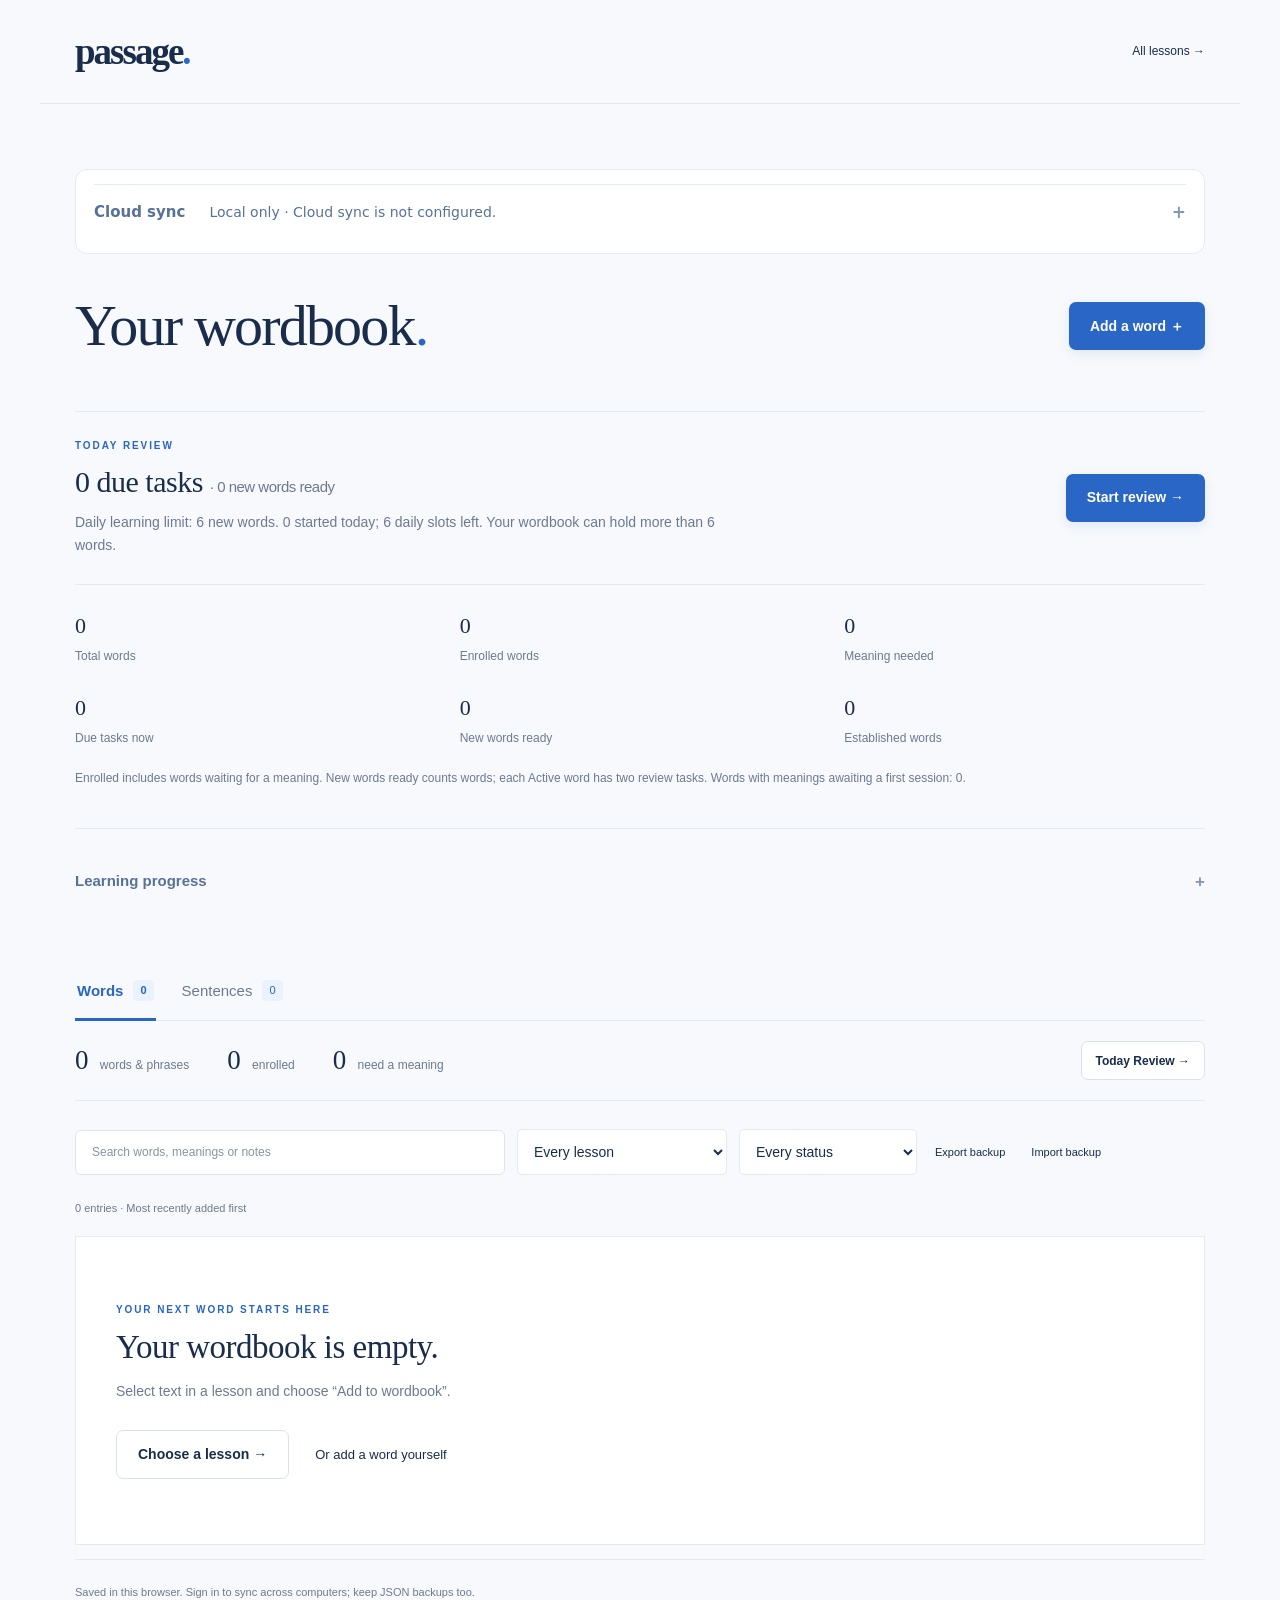
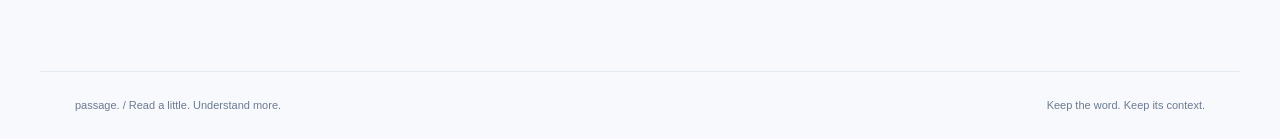
<file: wordbook.html>
<!doctype html>
<html lang="en-GB">
<head>
  <meta charset="utf-8">
  <meta name="viewport" content="width=device-width,initial-scale=1">
  <meta name="theme-color" content="#2966c6">
  <meta name="description" content="Collect words and sentences from every Passage lesson, keep their context and revisit your notes.">
  <title>Wordbook · Passage</title>
  <link rel="icon" href="assets/favicon.svg" type="image/svg+xml">
  <link rel="stylesheet" href="assets/lesson.css">
  <link rel="stylesheet" href="assets/catalog.css">
  <link rel="stylesheet" href="assets/wordbook.css">
  <script defer src="assets/course-data.js"></script>
  <script defer src="assets/course-vocabulary.js"></script>
  <script defer src="assets/vocabulary-learning.js"></script>
  <script defer src="assets/wordbook-store.js"></script>
  <script defer src="assets/markdown-it.min.js"></script>
  <script defer src="assets/wordbook-markdown.js"></script>
  <script defer src="assets/vocabulary-learning-ui.js"></script>
  <script defer src="assets/wordbook.js"></script>
  <link rel="stylesheet" href="assets/cloud-sync.css">
  <script defer src="assets/sync-config.js"></script>
  <script defer src="assets/cloud-sync-core.js"></script>
  <script defer src="assets/cloud-sync.js"></script>
</head>
<body class="catalog-page wordbook-page">
  <a class="skip-link" href="#wordbook-main">Skip to wordbook</a>
  <header class="catalog-header"><a class="catalog-brand" href="index.html">passage<span>.</span></a><a class="text-button" href="index.html">All lessons →</a></header>
  <main id="wordbook-main" class="catalog-main">
    <div class="wb-heading"><div><h1>Your wordbook<span>.</span></h1></div><button class="button primary" data-wb="add">Add a word <span aria-hidden="true">＋</span></button></div>
    <section id="learning-dashboard" aria-label="Vocabulary learning"></section>
    <div class="wb-tabs" role="tablist" aria-label="Collection type"><button id="wb-words-tab" role="tab" aria-selected="true" aria-controls="wb-collection" tabindex="0" data-wb="tab" data-kind="word">Words <span id="wb-word-count">0</span></button><button id="wb-sentences-tab" role="tab" aria-selected="false" aria-controls="wb-collection" tabindex="-1" data-wb="tab" data-kind="sentence">Sentences <span id="wb-sentence-count">0</span></button></div>
    <section id="wb-collection" role="tabpanel" aria-labelledby="wb-words-tab">
    <div class="wb-stats" aria-label="Collection summary"><p><strong id="wb-total">0</strong> <span id="wb-total-label">words &amp; phrases</span></p><p><strong id="wb-again">0</strong> enrolled</p><p><strong id="wb-missing">0</strong> <span id="wb-missing-label">need a meaning</span></p><button class="button secondary compact" data-wb="recall">Today Review →</button></div>
    <div class="wb-toolbar"><label class="search-box"><span class="wb-sr">Search wordbook</span><input id="wb-search" type="search" placeholder="Search words, meanings or notes"></label><label><span class="wb-sr">Filter by lesson</span><select id="wb-lesson"><option value="">Every lesson</option></select></label><label><span class="wb-sr">Filter by status</span><select id="wb-status"><option value="">Every status</option><option value="missing">Meaning needed</option><option value="unenrolled">Not enrolled</option><option value="active">Active</option><option value="recognition">Recognition</option><option value="known">Already know</option><option value="skip">Skip</option><option value="exposure">Reading exposure</option></select></label><div class="wb-backup"><button class="text-button" data-wb="export">Export backup</button><button class="text-button" data-wb="import">Import backup</button><input type="file" id="wb-import" accept=".json,application/json" hidden></div></div>
    <div id="wb-notice" role="status"></div><p id="wb-results" class="subtle"></p><div id="wb-list"></div>
    <p class="wb-storage-note">Saved in this browser. Sign in to sync across computers; keep JSON backups too.</p>
    </section>
  </main>
  <footer class="catalog-footer"><span>passage. / Read a little. Understand more.</span><span>Keep the word. Keep its context.</span></footer>
  <noscript>Enable JavaScript to collect and review words and sentences.</noscript>
</body>
</html>
</file>
<file: assets/lesson.css>
@charset "UTF-8";
:root {
  --cloud:#f7f9fc;
  --paper:#fff;
  --ink:#192d4b;
  --blue:#2966c6;
  --blue-soft:#eaf2fe;
  --amber:#eda93e;
  --slate:#6c7a91;
  --teal:#297968;
  --line:#e4eaf2;
  --serif:Georgia,'Times New Roman',serif;
  --sans:'Segoe UI','Microsoft YaHei','PingFang SC',sans-serif;
  --sidebar:232px
}

* {
  box-sizing:border-box
}

html {
  scroll-behavior:smooth;
  scroll-padding-top:98px
}

body {
  margin:0;
  background:var(--cloud);
  color:var(--ink);
  font-family:var(--sans);
  font-size:14px;
  line-height:1.7;
  -webkit-font-smoothing:antialiased
}

button,input,textarea {
  font:inherit
}

button,a,input,textarea,summary {
  -webkit-tap-highlight-color:transparent
}

button {
  cursor:pointer
}

a {
  color:inherit;
  text-decoration:none
}

button {
  color:inherit
}

button:disabled {
  cursor:default
}

img {
  display:block;
  max-width:100%
}

p,h1,h2,h3,figure,blockquote {
  margin:0
}

h1,h2,h3 {
  line-height:1.35
}

h2 {
  font-size:24px;
  letter-spacing:-.5px
}

h3 {
  font-size:19px
}

button {
  border:0;
  background:transparent
}

input,textarea {
  color:var(--ink)
}

input::placeholder,textarea::placeholder {
  color:#8793a5
}

textarea {
  resize:vertical
}

a:focus-visible,button:focus-visible,input:focus-visible,textarea:focus-visible,summary:focus-visible {
  outline:3px solid #86b1f3;
  outline-offset:4px;
  border-radius:4px
}

::selection {
  background:#d2e4ff
}

.icon {
  width:20px;
  height:20px;
  flex-shrink:0;
  vertical-align:middle
}

.icon-button {
  display:inline-flex;
  align-items:center;
  justify-content:center;
  width:34px;
  height:34px;
  border-radius:8px
}

.icon-button:hover {
  background:var(--blue-soft);
  color:var(--blue)
}

.text-button {
  display:inline-flex;
  align-items:center;
  justify-content:center;
  gap:8px;
  font-size:13px;
  font-weight:500;
  white-space:nowrap
}

.text-button:hover {
  color:var(--blue)
}

.text-button .icon {
  width:17px;
  height:17px
}

.button {
  display:inline-flex;
  justify-content:center;
  align-items:center;
  gap:14px;
  min-height:48px;
  padding:13px 21px;
  border-radius:7px;
  font-size:14px;
  font-weight:600;
  line-height:1.5;
  transition:background .18s,transform .18s
}

.button .icon {
  width:18px;
  height:18px
}

.button:hover {
  transform:translateY(-1px)
}

.primary {
  background:var(--blue);
  color:white;
  box-shadow:0 4px 12px #2966c61c
}

.primary:hover {
  background:#2158ae
}

.secondary {
  background:var(--paper);
  border:1px solid #d8e2ef;
  color:var(--ink)
}

.secondary:hover {
  background:var(--blue-soft);
  border-color:#bed3f3
}

.compact {
  min-height:39px;
  padding:9px 14px;
  font-size:12px;
  gap:8px
}

.subtle {
  color:var(--slate);
  font-size:12px
}

.eyebrow {
  font-size:10px;
  font-weight:650;
  letter-spacing:1.9px;
  color:var(--blue);
  line-height:1.5
}

.skip-link {
  position:fixed;
  top:-100px;
  left:12px;
  z-index:100;
  padding:12px 20px;
  background:var(--blue);
  color:#fff
}

.skip-link:focus {
  top:8px
}

.sr-only {
  position:absolute;
  width:1px;
  height:1px;
  padding:0;
  overflow:hidden;
  clip:rect(0,0,0,0);
  white-space:nowrap
}

.loading {
  padding:80px
}

.sidebar {
  position:fixed;
  inset:0 auto 0 0;
  width:var(--sidebar);
  background:var(--paper);
  border-right:1px solid var(--line);
  display:flex;
  flex-direction:column;
  padding:33px 20px 24px;
  z-index:40;
  overflow-y:auto
}

.brand {
  display:flex;
  align-items:flex-start;
  gap:10px;
  padding:0 14px;
  color:var(--ink);
  font-family:var(--serif);
  font-weight:700;
  font-size:30px;
  line-height:1.1;
  letter-spacing:-1.5px
}

.brand>.icon {
  width:31px;
  height:34px;
  color:var(--blue);
  margin-top:1px
}

.brand-dot {
  color:var(--blue)
}

.brand small {
  display:block;
  font:10px var(--sans);
  color:var(--slate);
  letter-spacing:1.2px;
  margin-top:10px
}

.lesson-label {
  display:flex;
  gap:12px;
  align-items:center;
  border-top:1px solid var(--line);
  border-bottom:1px solid var(--line);
  margin:31px 10px 25px;
  padding:20px 0;
  font-size:12px;
  font-weight:600
}

.lesson-number {
  font-size:17px;
  display:grid;
  place-items:center;
  width:36px;
  height:40px;
  background:var(--blue-soft);
  color:var(--blue);
  border-radius:6px;
  font-weight:650
}

.lesson-label small {
  display:block;
  font-size:10px;
  font-weight:400;
  color:var(--slate);
  margin-top:2px
}

.nav-caption {
  font-size:10px;
  color:#8c98a9;
  margin:0 15px 12px;
  letter-spacing:1px
}

.sidebar nav {
  display:flex;
  flex-direction:column;
  gap:5px
}

.nav-link {
  display:flex;
  align-items:center;
  gap:13px;
  padding:10px 14px;
  border-radius:7px;
  color:var(--slate);
  position:relative;
  min-height:53px
}

.nav-link>.icon {
  width:19px;
  height:19px
}

.nav-link>span {
  font-size:12px;
  font-weight:500
}

.nav-link small {
  display:block;
  font-size:9px;
  line-height:1.4;
  font-weight:400;
  letter-spacing:.3px;
  opacity:.7;
  margin-top:2px
}

.nav-link:hover {
  background:#f5f8fc;
  color:var(--ink)
}

.nav-link.active {
  background:var(--blue-soft);
  color:var(--blue)
}

.nav-link.active:before {
  content:'';
  position:absolute;
  left:-20px;
  width:3px;
  height:28px;
  background:var(--blue);
  border-radius:0 2px 2px 0
}

.nav-link .nav-count {
  margin-left:auto;
  font-size:10px;
  color:#8092aa;
  background:#f1f5fa;
  border-radius:4px;
  padding:0 5px
}

.sidebar-foot {
  margin-top:auto;
  padding:22px 13px 0
}

.reading-progress {
  display:flex;
  justify-content:space-between;
  font-size:11px;
  color:var(--slate);
  margin-bottom:9px
}

.reading-progress strong {
  font-weight:500;
  color:var(--ink)
}

.progress-track {
  height:4px;
  background:#edf1f7;
  border-radius:4px;
  overflow:hidden
}

.progress-track>div {
  height:100%;
  background:var(--blue);
  transition:width .3s
}

.sidebar-foot>p {
  font-size:9px;
  color:#92a0b2;
  margin-top:14px;
  display:flex;
  align-items:center;
  gap:4px
}

.sidebar-foot>p .icon {
  width:12px;
  height:12px
}

.workspace {
  margin-left:var(--sidebar)
}

.topbar {
  position:sticky;
  top:0;
  z-index:20;
  display:flex;
  justify-content:space-between;
  align-items:center;
  height:72px;
  padding:0 42px;
  background:#f7f9fcf2;
  backdrop-filter:blur(10px);
  border-bottom:1px solid var(--line)
}

.breadcrumb {
  display:flex;
  align-items:center;
  gap:13px;
  font-size:11px;
  color:var(--slate)
}

.breadcrumb>.icon {
  width:12px;
  height:12px;
  color:#aab4c1
}

.breadcrumb strong {
  font-weight:500;
  color:var(--ink)
}

.topbar-tools {
  display:flex;
  align-items:center;
  gap:23px
}

.level-tag {
  font-size:10px;
  letter-spacing:.8px;
  border:1px solid #d9e2ee;
  border-radius:4px;
  padding:2px 8px;
  color:var(--slate)
}

.topbar-tools .text-button {
  font-size:11px;
  color:var(--slate)
}

#main {
  max-width:1310px;
  margin:0 auto;
  padding:45px 50px 48px;
  outline:none;
  min-height:calc(100vh - 150px)
}

.page-footer {
  display:flex;
  justify-content:space-between;
  gap:20px;
  padding:23px 50px;
  border-top:1px solid var(--line);
  color:#8995a7;
  font-size:10px;
  max-width:1310px;
  margin:auto
}

.footer-sep {
  padding:0 8px;
  color:#c1cad7
}

.mobile-close,.menu-button,.mobile-backdrop {
  display:none
}

.hero {
  display:grid;
  grid-template-columns:1.06fr 1fr;
  gap:42px;
  align-items:center;
  min-height:430px
}

.hero-copy .eyebrow {
  display:flex;
  align-items:center;
  gap:9px;
  font-size:9px;
  letter-spacing:1.2px;
  margin-bottom:24px
}

.small-line {
  width:22px;
  height:2px;
  background:var(--blue)
}

.hero h1 {
  font-family:var(--serif);
  font-size:clamp(38px,3.8vw,59px);
  letter-spacing:-1.7px;
  line-height:1.09;
  font-weight:500
}

.hero h1 em {
  color:var(--blue);
  font-weight:400
}

.hero-subtitle {
  font-size:17px;
  font-weight:500;
  margin-top:22px;
  letter-spacing:.5px
}

.hero-description {
  font-size:12px;
  color:var(--slate);
  line-height:1.95;
  max-width:385px;
  margin-top:11px
}

.hero-actions {
  display:flex;
  gap:22px;
  align-items:center;
  margin-top:25px
}

.hero-actions .text-button {
  font-size:11px
}

.hero-meta {
  display:flex;
  gap:14px;
  font-size:9px;
  color:#8090a4;
  margin-top:22px;
  white-space:nowrap
}

.hero-meta span {
  display:flex;
  align-items:center;
  gap:5px
}

.hero-meta .icon {
  width:13px;
  height:13px
}

.hero-visual {
  position:relative;
  margin-top:3px;
  padding-bottom:25px
}

.hero-visual>img {
  width:100%;
  height:385px;
  object-fit:cover;
  object-position:50% 50%;
  border-radius:48% 48% 9px 9px
}

.hero-visual>figcaption {
  position:absolute;
  bottom:0;
  left:22px;
  right:22px;
  background:white;
  border:1px solid var(--line);
  border-radius:7px;
  box-shadow:0 8px 26px #233c5b08;
  padding:15px 20px;
  display:flex;
  justify-content:space-between;
  align-items:center;
  gap:12px;
  font-size:13px;
  font-weight:500
}

.caption-kicker {
  font-size:8px;
  letter-spacing:1.3px;
  color:var(--slate)
}

.image-credit {
  position:absolute;
  right:13px;
  bottom:65px;
  color:white;
  font-size:8px;
  text-shadow:0 1px 4px #243446
}

.news-strip {
  margin-top:39px;
  padding:20px 23px;
  border-top:1px solid var(--line);
  border-bottom:1px solid var(--line);
  display:flex;
  align-items:center;
  justify-content:space-between;
  gap:15px
}

.news-intro {
  display:flex;
  gap:12px;
  align-items:center
}

.news-intro>.icon {
  width:23px;
  height:23px;
  color:var(--blue)
}

.news-intro strong {
  font-size:11px
}

.news-strip span {
  display:block;
  font-size:9px;
  color:var(--slate);
  margin-top:3px
}

.news-strip>div:not(.news-intro)>strong {
  font-family:var(--serif);
  font-weight:400;
  font-size:24px;
  line-height:1.2;
  white-space:nowrap
}

.news-strip strong>span {
  display:inline;
  font-size:18px;
  color:var(--ink)
}

.news-strip>a {
  display:flex;
  align-items:center;
  gap:12px;
  font-size:10px;
  color:var(--blue);
  max-width:170px
}

.news-strip>a>.icon {
  width:15px;
  height:15px
}

.section-heading {
  display:flex;
  justify-content:space-between;
  align-items:center;
  gap:20px;
  margin-bottom:23px
}

.section-heading .eyebrow {
  margin-bottom:7px;
  font-size:9px
}

.section-heading h2 {
  font-size:22px
}

.story-section {
  padding-top:41px
}

.story-grid {
  display:grid;
  grid-template-columns:repeat(3,1fr);
  gap:28px
}

.story-item {
  position:relative;
  padding:19px 0 18px;
  border-top:2px solid var(--line)
}

.story-item:hover {
  border-top-color:var(--blue)
}

.story-label {
  font-size:10px;
  color:var(--slate)
}

.story-art {
  display:inline-flex;
  align-items:center;
  justify-content:center;
  position:absolute;
  right:0;
  top:14px;
  width:35px;
  height:35px;
  border-radius:10px;
  color:var(--blue);
  background:var(--blue-soft)
}

.story-art.teal {
  background:#e9f4ef;
  color:var(--teal)
}

.story-art.amber {
  background:#fff3de;
  color:#b07816
}

.story-art .icon {
  width:18px;
  height:18px
}

.story-item h3 {
  font-size:17px;
  margin:19px 0 10px;
  font-weight:600
}

.story-item p {
  font-size:11px;
  color:var(--slate);
  line-height:1.9;
  max-width:220px
}

.story-link {
  font-size:9px;
  color:var(--blue);
  display:flex;
  align-items:center;
  justify-content:space-between;
  gap:5px;
  margin-top:15px;
  white-space:nowrap
}

.story-link .icon {
  width:14px;
  height:14px
}

.learning-section {
  padding-top:28px
}

.learning-path {
  background:white;
  border:1px solid var(--line);
  border-radius:8px;
  overflow:hidden
}

.learning-path button {
  display:flex;
  gap:17px;
  align-items:center;
  width:100%;
  padding:16px 20px;
  text-align:left;
  border-bottom:1px solid #edf1f6;
  font-size:11px
}

.learning-path button:last-child {
  border-bottom:0
}

.learning-path button:hover {
  background:#f2f7fe
}

.learning-path button>.icon:first-child {
  color:var(--blue);
  width:18px;
  height:18px
}

.learning-path button strong {
  min-width:90px;
  font-weight:500
}

.learning-path button span {
  color:var(--slate)
}

.learning-path button>.icon:last-child {
  margin-left:auto;
  width:14px;
  height:14px;
  color:#91a1b7
}

.study-note {
  display:flex;
  gap:12px;
  background:#edf3fb;
  border-left:3px solid #91b4e8;
  border-radius:0 5px 5px 0;
  padding:18px 20px;
  margin-top:27px;
  font-size:11px;
  color:#637692
}

.study-note>.icon {
  color:var(--blue);
  width:17px;
  height:17px
}

.study-note strong {
  color:var(--ink);
  font-weight:500
}

.study-note em {
  font-family:var(--serif)
}

.related-lesson {
  display:flex;
  align-items:center;
  justify-content:space-between;
  gap:16px;
  margin:0 0 18px;
  padding:14px 18px;
  border:1px solid #c8daf2;
  border-left:3px solid var(--blue);
  border-radius:6px;
  background:#f3f7fd;
  color:var(--ink);
  text-decoration:none
}

.related-lesson:hover,
.related-lesson:focus-visible {
  border-color:var(--blue);
  background:var(--blue-soft)
}

.related-lesson-label,
.related-lesson-description,
.related-lesson strong {
  display:block
}

.related-lesson-label {
  margin-bottom:3px;
  color:var(--blue);
  font-size:11px;
  font-weight:700
}

.related-lesson strong {
  font-size:16px
}

.related-lesson-description {
  margin-top:3px;
  color:#465974;
  font-size:13px
}

.related-lesson>.icon {
  flex:none;
  width:18px;
  height:18px;
  color:var(--blue)
}

.page-heading {
  display:flex;
  justify-content:space-between;
  align-items:flex-end;
  gap:30px;
  margin-bottom:32px
}

.page-heading .eyebrow {
  margin-bottom:9px
}

.page-heading h1 {
  font-size:34px;
  letter-spacing:-.8px;
  font-weight:600
}

.page-heading p:not(.eyebrow) {
  font-size:12px;
  color:var(--slate);
  margin-top:12px;
  max-width:680px
}

.reading-toolbar {
  display:flex;
  justify-content:space-between;
  align-items:center;
  gap:18px;
  padding:13px 17px;
  background:white;
  border:1px solid var(--line);
  border-radius:7px;
  margin-bottom:30px
}

.paragraph-jumps {
  display:flex;
  gap:5px
}

.paragraph-jumps a {
  font:14px var(--serif);
  display:grid;
  place-items:center;
  width:28px;
  height:28px;
  border-radius:4px;
  color:var(--slate)
}

.paragraph-jumps a:hover,.paragraph-jumps a.done {
  color:var(--blue);
  background:var(--blue-soft)
}

.reading-toolbar>.subtle {
  display:flex;
  gap:7px;
  align-items:center;
  font-size:10px
}

.reading-toolbar>.subtle>.icon {
  width:15px;
  height:15px
}

.reading-audio {
  display:flex;
  align-items:center;
  gap:14px;
  padding:11px 15px;
  margin-bottom:14px;
  background:var(--paper);
  border:1px solid var(--line);
  border-radius:7px
}

.audio-toggle {
  display:grid;
  place-items:center;
  width:40px;
  height:40px;
  flex-shrink:0;
  border-radius:50%;
  background:var(--blue);
  color:white
}

.audio-toggle:hover {
  background:#2158ae
}

.audio-toggle .icon {
  width:18px;
  height:18px
}

.audio-copy {
  display:flex;
  flex-direction:column;
  gap:2px;
  min-width:150px
}

.audio-copy strong {
  font-size:10px;
  font-weight:650;
  letter-spacing:1.2px;
  text-transform:uppercase
}

.audio-copy span {
  font-size:11px;
  color:var(--slate);
  font-variant-numeric:tabular-nums
}

.audio-seek {
  flex:1;
  min-width:90px;
  accent-color:var(--blue);
  cursor:pointer
}

.audio-seek:disabled {
  opacity:.4;
  cursor:default
}

.audio-rate {
  min-width:40px;
  padding:6px 8px;
  border:1px solid var(--line);
  border-radius:5px;
  font-size:11px;
  font-weight:600;
  color:var(--slate)
}

.audio-rate:hover {
  color:var(--blue);
  border-color:var(--blue);
  background:var(--blue-soft)
}

@media(max-width:520px) {
  .reading-audio {
    flex-wrap:wrap;
    gap:10px;
    padding:10px 12px
  }
  .audio-copy {
    flex:1;
    min-width:0
  }
  .audio-seek {
    order:4;
    flex-basis:100%
  }
  .audio-rate {
    margin-left:auto
  }
}

.reading-layout {
  display:grid;
  grid-template-columns:minmax(0,1fr) 190px;
  gap:36px;
  align-items:start
}

.article-stream {
  min-width:0
}

.paragraph {
  background:white;
  border:1px solid var(--line);
  border-radius:9px;
  padding:29px 30px;
  margin-bottom:24px;
  scroll-margin-top:96px
}

.paragraph-heading {
  display:flex;
  align-items:center;
  gap:13px;
  margin-bottom:22px
}

.paragraph-letter {
  font:24px var(--serif);
  width:42px;
  height:47px;
  border:1px solid #d6e4f8;
  background:var(--blue-soft);
  color:var(--blue);
  display:grid;
  place-items:center;
  border-radius:5px
}

.paragraph-tag {
  font-size:9px;
  letter-spacing:1px;
  color:var(--slate)
}

.paragraph-heading h2 {
  font-size:18px;
  letter-spacing:0;
  margin-top:2px
}

.read-button {
  margin-left:auto;
  color:#92a0b2;
  font-size:10px;
  display:flex;
  gap:4px;
  align-items:center;
  white-space:nowrap;
  padding:5px
}

.read-button>.icon {
  width:14px;
  height:14px
}

.read-button.is-read {
  color:var(--teal)
}

.english-passage {
  font-family:var(--serif);
  font-size:19px;
  line-height:1.95;
  letter-spacing:.05px;
  color:#263d59
}

.word-mark {
  font:inherit;
  color:var(--blue);
  padding:0;
  border-bottom:1px dashed #9fbce9;
  line-height:1.25;
  display:inline;
  vertical-align:baseline
}

.word-mark:hover {
  background:var(--blue-soft)
}

.core-word {
  border-bottom:2px solid #a6c2ec
}

.takeaway {
  display:flex;
  gap:9px;
  padding:14px 0;
  font-size:11px;
  color:#647994;
  align-items:flex-start;
  margin-top:14px
}

.takeaway>.icon {
  width:15px;
  height:15px;
  color:#b38a35;
  margin-top:2px
}

details {
  border-top:1px solid var(--line)
}

summary {
  display:flex;
  align-items:center;
  gap:8px;
  cursor:pointer;
  font-size:11px;
  padding:15px 0;
  color:#587198;
  list-style:none
}

summary::-webkit-details-marker {
  display:none
}

summary:after {
  content:'+';
  margin-left:auto;
  font-size:17px;
  line-height:1;
  color:#8398b5
}

details[open]>summary:after {
  content:'−'
}

summary>.icon {
  display:none
}

summary:hover {
  color:var(--blue)
}

.explanation-content {
  padding-bottom:20px;
  font-size:12px;
  color:#60718a;
  line-height:2.05
}

.retrieval {
  background:#f8fafc;
  padding:15px 17px;
  margin-top:16px;
  border-radius:5px
}

.retrieval>strong {
  font-size:11px;
  font-weight:500;
  color:var(--ink)
}

.retrieval details {
  border:0;
  margin-top:6px
}

.retrieval summary {
  padding:3px 0;
  display:inline-flex
}

.retrieval summary:after {
  font-size:12px;
  padding-left:5px
}

.retrieval p {
  margin-top:8px;
  font-size:11px
}

.lesson-figure {
  margin-top:12px
}

.lesson-figure>button {
  position:relative;
  display:block;
  padding:0;
  width:100%;
  border-radius:6px;
  overflow:hidden;
  border:1px solid var(--line)
}

.lesson-figure img {
  width:100%;
  height:auto;
  aspect-ratio:1.8;
  object-fit:contain;
  background:#f5f8fc
}

.lesson-figure>button>.icon {
  position:absolute;
  right:10px;
  bottom:10px;
  color:white;
  background:#192d4b80;
  border-radius:4px;
  width:25px;
  height:25px;
  padding:4px
}

.lesson-figure figcaption {
  font-size:9px;
  color:var(--slate);
  margin-top:7px;
  display:flex;
  justify-content:space-between;
  gap:10px
}

.lesson-figure figcaption>span {
  color:#8d9bb0
}

.reading-aside {
  position:sticky;
  top:106px;
  padding-top:11px
}

.reading-aside h3 {
  font-size:19px;
  font-weight:500;
  line-height:1.7;
  margin:12px 0 25px
}

.evidence-key {
  display:flex;
  gap:10px;
  margin-bottom:21px
}

.evidence-dot {
  width:7px;
  height:7px;
  flex-shrink:0;
  border-radius:50%;
  margin-top:7px
}

.evidence-dot.blue {
  background:var(--blue)
}

.evidence-dot.amber {
  background:var(--amber)
}

.evidence-dot.teal {
  background:var(--teal)
}

.evidence-key strong {
  font-size:11px;
  font-weight:500
}

.evidence-key p {
  font-size:10px;
  color:var(--slate);
  line-height:1.85;
  margin-top:4px
}

.reading-aside blockquote {
  font:italic 27px/1.65 var(--serif);
  color:#6b8fbf;
  border-top:1px solid var(--line);
  padding-top:22px;
  margin-top:29px
}

.reading-aside>.subtle {
  font-size:9px;
  margin-top:12px
}

.explainer {
  background:#f7faff;
  border:1px solid #e1eaf6;
  border-radius:6px;
  padding:18px 19px;
  margin:6px 0 16px
}

.explainer-title {
  display:flex;
  justify-content:space-between;
  gap:15px;
  font-size:11px;
  font-weight:600;
  align-items:center;
  margin-bottom:15px
}

.explainer-title>.subtle {
  font-size:8px;
  font-weight:400
}

.explainer>p {
  font-size:10px;
  color:var(--slate);
  margin-top:14px
}

.revision-table>div {
  display:flex;
  align-items:center;
  justify-content:space-between;
  gap:12px;
  font-size:11px;
  padding:7px 0
}

.revision-table strong {
  font-size:12px;
  font-weight:500;
  min-width:40px
}

.revision-table span {
  display:flex;
  gap:9px;
  align-items:center;
  white-space:nowrap;
  color:var(--slate)
}

.revision-table .icon {
  width:15px;
  height:15px;
  color:#9caec6
}

.revision-table b {
  color:var(--ink);
  font-weight:500
}

.revision-table em {
  font-style:normal;
  color:var(--blue);
  font-size:11px
}

.sector-row {
  display:grid;
  grid-template-columns:90px 1fr 73px;
  gap:10px;
  align-items:center;
  font-size:10px;
  margin:10px 0
}

.bar-axis {
  position:relative;
  padding-left:29%;
  height:17px
}

.bar-axis:before {
  position:absolute;
  content:'';
  height:100%;
  left:29%;
  width:1px;
  background:#a8b7cb
}

.sector-bar {
  height:100%;
  background:#7ea8e3;
  border-radius:0 3px 3px 0;
  position:relative
}

.sector-bar.negative {
  background:#d7a85d;
  transform:translateX(-100%);
  border-radius:3px 0 0 3px
}

.sector-row strong {
  font-weight:600;
  color:var(--blue);
  text-align:right
}

.sector-row .negative-text {
  color:#9b7130
}

.people-options {
  display:grid;
  grid-template-columns:1fr 1fr;
  gap:7px
}

.people-options button {
  display:flex;
  gap:8px;
  align-items:center;
  text-align:left;
  font-size:10px;
  padding:11px;
  background:white;
  border:1px solid var(--line);
  border-radius:4px
}

.people-options button>.icon {
  width:15px;
  height:15px;
  color:var(--blue)
}

.people-options button.selected {
  border-color:#95b7e9;
  background:var(--blue-soft)
}

.slider-grid {
  display:grid;
  grid-template-columns:1fr 1fr;
  gap:24px
}

.slider-grid label {
  display:block;
  font-size:11px
}

.slider-grid output {
  float:right;
  color:var(--blue);
  font-weight:600
}

.slider-grid input {
  display:block;
  width:100%;
  margin:12px 0 0;
  accent-color:var(--blue)
}

.purchasing-result {
  display:flex;
  align-items:center;
  justify-content:space-between;
  gap:12px;
  margin-top:19px;
  padding-top:13px;
  border-top:1px solid #dce5f2;
  font-size:10px
}

.purchasing-result strong {
  font:23px var(--serif);
  color:#ac7332;
  white-space:nowrap
}

.purchasing-result strong.positive {
  color:var(--teal)
}

.purchasing-result>span:last-child {
  max-width:170px;
  color:var(--slate);
  font-size:9px
}

.policy-flow {
  display:flex;
  align-items:center;
  gap:5px;
  font-size:9px
}

.policy-flow>span {
  flex:1;
  text-align:center;
  padding:8px 4px;
  background:white;
  border:1px solid var(--line);
  border-radius:4px
}

.policy-flow>.icon {
  width:12px;
  height:12px;
  color:#8ca8cc
}

.policy-outcomes {
  display:flex;
  justify-content:center;
  gap:10px;
  margin-top:12px;
  font-size:10px
}

.policy-outcomes>span {
  padding:6px 12px;
  border-radius:3px;
  background:#e5f0ec;
  color:var(--teal)
}

.policy-outcomes>span:last-child {
  background:#fff0d8;
  color:#a37c30
}

.next-section {
  border-top:1px solid var(--line);
  display:flex;
  align-items:center;
  justify-content:space-between;
  gap:20px;
  margin-top:33px;
  padding-top:28px
}

.next-section .eyebrow {
  font-size:9px
}

.next-section h3 {
  font-size:16px;
  margin-top:6px
}

.vocab-toolbar {
  display:flex;
  align-items:center;
  justify-content:space-between;
  gap:16px;
  margin-bottom:21px
}

.search-box {
  display:flex;
  align-items:center;
  gap:10px;
  background:white;
  border:1px solid #dce5f0;
  border-radius:6px;
  padding:10px 14px;
  flex:1;
  max-width:430px
}

.search-box>.icon {
  width:17px;
  height:17px;
  color:#8ea0b8
}

.search-box input {
  width:100%;
  border:0;
  outline:none;
  background:transparent;
  font-size:12px;
  min-width:0
}

.filter-buttons {
  display:flex;
  border:1px solid #dce5f0;
  padding:3px;
  border-radius:6px;
  background:white;
  gap:3px
}

.filter-buttons button {
  font-size:11px;
  white-space:nowrap;
  padding:6px 14px;
  border-radius:4px;
  color:var(--slate)
}

.filter-buttons button.active {
  background:var(--blue-soft);
  color:var(--blue)
}

.result-count {
  font-size:10px;
  color:var(--slate);
  margin-bottom:15px
}

.vocab-grid {
  display:grid;
  grid-template-columns:repeat(2,minmax(0,1fr));
  gap:20px;
  align-items:start
}

.vocab-card {
  border:1px solid var(--line);
  border-radius:8px;
  background:white;
  padding:23px 24px;
  min-width:0
}

.vocab-top {
  display:flex;
  justify-content:space-between;
  align-items:center;
  margin-bottom:9px
}

.vocab-id {
  font-size:10px;
  color:#9ca8b9;
  display:flex;
  gap:9px;
  align-items:center
}

.core-tag {
  font-size:9px;
  color:#b18029;
  background:#fff4df;
  padding:1px 6px;
  border-radius:3px
}

.save-word {
  color:#91a1b7;
  width:26px;
  height:26px
}

.save-word .icon {
  width:17px;
  height:17px
}

.save-word.saved {
  color:var(--blue);
  background:var(--blue-soft)
}

.save-word.saved .icon {
  fill:#d7e7ff
}

.vocab-card h2 {
  font:25px/1.4 var(--serif);
  letter-spacing:-.4px;
  display:flex;
  align-items:center;
  justify-content:space-between;
  gap:8px
}

.pronounce {
  color:#8ba1c1;
  width:26px;
  height:26px
}

.pronounce .icon {
  width:16px;
  height:16px
}

.ipa {
  font-size:10px;
  color:var(--slate);
  margin-top:8px;
  line-height:1.65
}

.word-gloss {
  font-size:13px;
  color:var(--blue);
  font-weight:500;
  margin-top:12px
}

.definition {
  font-size:12px;
  color:#64738a;
  margin-top:9px;
  line-height:1.8;
  min-height:44px
}

.collocation {
  display:flex;
  flex-direction:column;
  gap:5px;
  background:#f7f9fc;
  border-radius:4px;
  padding:11px 13px;
  margin:15px 0 8px
}

.collocation span {
  font-size:9px;
  color:#8294ac
}

.collocation strong {
  font-size:12px;
  font-weight:500
}

.vocab-card summary {
  padding:11px 0 0;
  font-size:10px
}

.word-details {
  font-size:12px;
  line-height:1.8;
  color:#5e718e;
  padding-top:18px
}

.field-label {
  font-size:8px;
  letter-spacing:1px;
  color:#8a9bb2;
  margin:14px 0 5px
}

.field-label:first-child {
  margin-top:0
}

.learner-note {
  display:flex;
  gap:8px;
  padding:12px;
  background:#fff9ef;
  font-size:11px;
  color:#8c7349;
  border-radius:4px;
  margin-top:16px
}

.learner-note>.icon {
  width:14px;
  height:14px;
  margin-top:3px
}

.source-fold {
  margin-top:28px;
  border-top:1px solid var(--line);
  border-bottom:1px solid var(--line)
}

.source-fold summary {
  font-size:12px;
  padding:18px 2px
}

.prose {
  font-size:12px;
  line-height:1.9;
  color:#61718a;
  padding:0 0 22px;
  overflow-wrap:anywhere
}

.prose h2,.prose h3,.prose h4 {
  font-size:16px;
  margin:23px 0 12px;
  color:var(--ink);
  letter-spacing:0
}

.prose p {
  margin:10px 0
}

.prose li {
  margin:8px 0
}

.prose strong {
  color:#334e70;
  font-weight:600
}

.table-wrap {
  overflow-x:auto;
  margin:14px 0
}

.prose table {
  border-collapse:collapse;
  min-width:100%;
  font-size:10px
}

.prose td {
  border:1px solid var(--line);
  padding:8px 11px;
  min-width:100px
}

.prose tr:first-child {
  background:var(--blue-soft);
  font-weight:600
}

.empty-state {
  padding:50px 24px;
  text-align:center;
  background:white;
  border:1px dashed #cfdae9;
  border-radius:7px;
  grid-column:1/-1
}

.empty-state>.icon {
  color:#8ba5c8;
  width:30px;
  height:30px;
  margin-bottom:12px
}

.empty-state h3 {
  font-size:17px
}

.empty-state p {
  font-size:12px;
  color:var(--slate);
  margin:10px 0 20px
}

.grammar-list {
  display:flex;
  flex-direction:column;
  gap:22px
}

.grammar-card {
  background:white;
  border:1px solid var(--line);
  border-radius:8px;
  padding:27px 30px
}

.grammar-title {
  display:flex;
  align-items:center;
  gap:18px
}

.grammar-number {
  font:21px var(--serif);
  color:#98afd0
}

.grammar-title .eyebrow {
  font-size:9px;
  letter-spacing:.7px
}

.grammar-title h2 {
  font-size:19px;
  letter-spacing:0;
  margin-top:5px
}

.grammar-origin {
  margin-left:auto;
  font-size:10px;
  color:var(--slate)
}

.sentence-chunks {
  margin:27px 0 18px;
  display:flex;
  flex-wrap:wrap;
  gap:10px
}

.chunk {
  background:#eff5fd;
  border-bottom:2px solid #a7c3e9;
  display:flex;
  flex-direction:column;
  align-items:flex-start;
  text-align:left;
  padding:12px 13px;
  border-radius:4px;
  font:20px/1.65 var(--serif)
}

.chunk small {
  font:9px var(--sans);
  color:#7088a6;
  margin-top:4px
}

.chunk-1 {
  background:#eef5f1;
  border-color:#a8cdbc
}

.chunk-2 {
  background:#fff6e5;
  border-color:#e8c680
}

.chunk-3 {
  background:#f0f2f7;
  border-color:#bbc5d7
}

.chunk.selected {
  box-shadow:0 0 0 2px #87ace1
}

.grammar-tip {
  font-size:12px;
  color:#687f9d;
  margin:15px 0 20px
}

.grammar-card>details {
  margin-top:17px
}

.grammar-card>details .prose {
  max-width:760px
}

.practice-switch {
  display:flex;
  gap:28px;
  border-bottom:1px solid var(--line);
  margin-bottom:32px;
  font-size:12px
}

.practice-switch a {
  padding:11px 0;
  border-bottom:2px solid var(--blue)
}

.practice-switch span {
  font-size:10px;
  color:var(--slate);
  margin-left:6px
}

.question-group {
  padding:15px 0 6px;
  margin-top:15px
}

.question-group>span {
  font-size:16px;
  font-weight:500
}

.question-group p {
  font-size:11px;
  color:var(--slate);
  margin:6px 0 10px
}

.question {
  border:0;
  border-bottom:1px solid var(--line);
  margin:0;
  padding:16px 0 23px;
  min-width:0
}

.question legend {
  font-family:var(--serif);
  font-size:17px;
  line-height:1.7;
  padding:0;
  width:100%;
  display:flex;
  gap:12px;
  align-items:flex-start
}

.question-number {
  font:11px var(--sans);
  background:#e8eff8;
  border-radius:4px;
  display:inline-grid;
  place-items:center;
  min-width:25px;
  height:25px;
  margin-top:4px;
  color:#637e9f;
  flex-shrink:0
}

.answer-options {
  display:flex;
  flex-direction:column;
  gap:8px;
  padding-left:37px;
  margin-top:13px
}

.answer-options label {
  display:flex;
  align-items:flex-start;
  gap:9px;
  font-size:12px;
  color:#5a6f8a;
  cursor:pointer;
  padding:11px 13px;
  border:1px solid var(--line);
  background:white;
  border-radius:5px
}

.answer-options label:has(input:checked) {
  border-color:#8cafdf;
  background:var(--blue-soft);
  color:var(--ink)
}

.answer-options input {
  accent-color:var(--blue);
  margin:4px 0 0;
  flex-shrink:0
}

.answer-options b {
  display:inline-block;
  min-width:22px;
  font-weight:500
}

.tf-options {
  flex-direction:row;
  flex-wrap:wrap
}

.tf-options label {
  font-size:10px;
  padding:8px 14px;
  min-width:100px;
  align-items:center
}

.tf-options input {
  margin:0
}

.answer-input {
  display:block;
  border:1px solid #d5dfed;
  background:white;
  padding:11px 13px;
  border-radius:5px;
  font-size:12px;
  max-width:370px;
  width:100%;
  margin-top:13px
}

.question>.answer-input {
  margin-left:37px;
  width:calc(100% - 37px)
}

.feedback {
  margin:17px 0 0 37px;
  font-size:12px;
  color:#647994;
  padding:14px 16px;
  background:#eef3fa;
  border-radius:5px
}

.feedback[hidden] {
  display:none
}

.answer-result {
  display:flex;
  gap:8px;
  align-items:center;
  font-size:11px;
  margin-bottom:9px
}

.answer-result>.icon {
  width:15px;
  height:15px
}

.answer-result.correct {
  color:var(--teal)
}

.answer-result.incorrect {
  color:#9f7a37
}

.answer-result strong {
  font-weight:500
}

.answer-result a {
  margin-left:auto;
  display:flex;
  gap:5px;
  align-items:center;
  color:var(--blue);
  font-size:10px
}

.answer-result a>.icon {
  width:12px;
  height:12px
}

.submit-row {
  display:flex;
  gap:13px;
  align-items:center;
  padding-top:25px;
  flex-wrap:wrap
}

.submit-row>span {
  font-size:12px;
  color:var(--blue);
  margin-left:auto
}

.vocab-practice-section {
  margin-top:52px;
  scroll-margin-top:96px
}

.section-description {
  color:var(--slate);
  font-size:12px;
  margin-top:-10px;
  margin-bottom:22px
}

.practice-group {
  background:white;
  border:1px solid var(--line);
  border-radius:7px;
  margin-bottom:12px
}

.practice-group>summary {
  padding:19px 22px;
  gap:15px;
  color:var(--ink);
  font-size:14px
}

.practice-group-letter {
  font:21px var(--serif);
  color:#88a4cb
}

.practice-group small {
  font-size:10px;
  color:var(--slate);
  margin-left:9px
}

.practice-group-content {
  padding:0 22px 19px
}

.vocab-question {
  border-top:1px solid var(--line);
  padding:22px 0
}

.vocab-question>label {
  display:block;
  font-size:14px;
  line-height:1.8;
  font-family:var(--serif)
}

.vocab-question>label>strong {
  font:11px var(--sans);
  color:var(--blue);
  margin-right:10px
}

.vocab-question textarea {
  width:100%;
  border:1px solid #d9e2ee;
  border-radius:5px;
  min-height:80px;
  margin-top:13px;
  padding:12px;
  font-size:12px
}

.vocab-question>details {
  border:0;
  margin-top:10px
}

.vocab-question>details>summary {
  display:inline-flex;
  padding:4px 0;
  font-size:10px
}

.vocab-question>details>summary:after {
  padding-left:12px;
  font-size:12px
}

.practice-answer {
  font-size:12px;
  color:#617792;
  line-height:1.85;
  margin-top:9px;
  padding:13px 15px;
  background:var(--blue-soft);
  border-radius:4px
}

.writing-prompt {
  padding:27px 31px;
  background:white;
  border:1px solid var(--line);
  border-left:3px solid #8eafe0;
  border-radius:6px;
  margin-bottom:32px
}

.writing-prompt>p {
  font:20px/1.8 var(--serif);
  margin-top:13px;
  max-width:800px
}

.writing-prompt>p>strong {
  font-size:17px;
  font-weight:400;
  color:var(--blue)
}

.prompt-meta {
  display:flex;
  gap:22px;
  font-size:11px;
  color:var(--slate);
  margin-top:20px
}

.prompt-meta span {
  display:flex;
  align-items:center;
  gap:7px
}

.prompt-meta .icon {
  width:15px;
  height:15px
}

.writing-layout {
  display:grid;
  grid-template-columns:minmax(0,1fr) 220px;
  gap:32px
}

.editor-heading {
  display:flex;
  justify-content:space-between;
  align-items:center;
  margin-bottom:13px;
  gap:12px
}

.editor-heading h2 {
  font-size:18px
}

.save-status {
  font-size:10px;
  color:#8c9cb1
}

.writing-editor {
  display:block;
  width:100%;
  min-height:440px;
  background:white;
  border:1px solid #d8e2ee;
  border-radius:7px;
  padding:23px 25px;
  font:17px/1.9 var(--serif)
}

.editor-footer {
  display:flex;
  justify-content:space-between;
  align-items:center;
  font-size:11px;
  color:var(--slate);
  padding:12px 2px;
  gap:12px
}

.editor-footer .text-button {
  font-size:11px
}

.writing-guide {
  padding:12px 0
}

.writing-guide h3 {
  font-size:18px;
  margin-top:8px
}

.writing-guide ol {
  padding-left:20px;
  font-size:11px;
  color:#8ba4c6;
  margin-top:24px
}

.writing-guide li {
  padding-left:4px;
  margin-bottom:19px
}

.writing-guide strong {
  color:var(--ink);
  font-size:11px;
  font-weight:500
}

.writing-guide p {
  color:var(--slate);
  line-height:1.85;
  font-size:10px;
  margin-top:6px
}

.guide-language {
  padding:19px 0;
  border-top:1px solid var(--line)
}

.guide-language p {
  font-family:var(--serif);
  font-size:16px;
  color:#748fac;
  line-height:1.8
}

.challenge-section {
  padding:28px;
  background:#edf3fb;
  border:1px solid #dce6f3;
  border-radius:8px;
  margin-top:40px;
  display:grid;
  grid-template-columns:1fr 1fr;
  gap:32px
}

.challenge-section h2 {
  font-size:21px;
  margin:9px 0 16px
}

.challenge-section p {
  font-size:12px;
  line-height:1.85;
  color:#5e7694;
  margin:10px 0
}

.challenge-section p[lang] {
  font-family:var(--serif);
  font-size:17px;
  color:var(--ink)
}

.challenge-words {
  display:flex;
  flex-wrap:wrap;
  gap:6px;
  margin:16px 0 20px
}

.challenge-words>span {
  font-size:10px;
  padding:3px 7px;
  background:white;
  color:#7790b0;
  border:1px solid #d7e3f5;
  border-radius:4px
}

.challenge-words>span.used {
  background:#dceee4;
  color:var(--teal);
  border-color:#b7d3c5
}

.challenge-section label {
  display:block;
  font-size:12px;
  margin-bottom:12px
}

.challenge-section textarea {
  width:100%;
  min-height:260px;
  border:1px solid #cfdbec;
  border-radius:6px;
  padding:17px;
  font:16px/1.8 var(--serif)
}

.challenge-section .editor-footer {
  font-size:9px;
  flex-wrap:wrap
}

.timer-output {
  font-size:12px;
  font-weight:600;
  color:var(--blue);
  display:inline-block;
  margin:12px
}

.speaking-method {
  display:flex;
  align-items:center;
  justify-content:space-between;
  gap:15px;
  padding:20px 25px;
  background:var(--blue-soft);
  border-radius:7px;
  margin-bottom:27px;
  font-size:11px;
  color:#6f85a3
}

.speaking-method b {
  display:block;
  font:17px var(--serif);
  color:var(--ink);
  margin-bottom:5px
}

.speaking-method>.icon {
  color:#96aed0;
  width:17px;
  height:17px
}

.speaking-list {
  display:flex;
  flex-direction:column;
  gap:18px
}

.speaking-card {
  background:white;
  border:1px solid var(--line);
  border-radius:8px;
  padding:25px 27px;
  display:grid;
  grid-template-columns:26px 1fr auto;
  gap:20px;
  align-items:start
}

.speaking-card h2 {
  font:21px/1.55 var(--serif);
  letter-spacing:0;
  max-width:610px
}

.speaking-card details {
  margin:15px 0
}

.speaking-card details p {
  font-size:12px;
  line-height:1.85;
  color:#6e829e;
  margin:12px 0
}

.speaking-card details strong {
  font-size:10px;
  color:var(--blue);
  font-weight:500
}

.speaking-card label {
  display:block;
  font-size:10px;
  color:var(--slate);
  margin-bottom:8px
}

.speaking-card textarea {
  width:100%;
  height:72px;
  border:1px solid #dce4ef;
  border-radius:5px;
  background:#fcfdff;
  font-size:12px;
  padding:11px
}

.speaking-timer {
  position:sticky;
  bottom:20px;
  background:white;
  box-shadow:0 4px 30px #203e6020;
  border:1px solid var(--line);
  border-radius:8px;
  padding:8px 18px;
  display:flex;
  justify-content:space-between;
  gap:15px;
  margin:26px auto 0;
  max-width:450px
}

.speaking-timer output {
  font-size:12px;
  color:var(--blue);
  padding:4px 0
}

.speaking-timer .text-button {
  font-size:10px
}

.review-summary {
  display:grid;
  grid-template-columns:repeat(4,1fr);
  gap:15px;
  padding:24px 0;
  border-bottom:1px solid var(--line);
  margin-bottom:35px
}

.review-summary>div {
  display:flex;
  flex-direction:column;
  border-right:1px solid var(--line);
  padding-left:20px
}

.review-summary>div:first-child {
  padding-left:0
}

.review-summary>div:last-child {
  border-right:0
}

.review-summary strong {
  font:29px var(--serif);
  color:var(--blue)
}

.review-summary small {
  font-size:16px;
  color:#9baec8
}

.review-summary span {
  font-size:10px;
  color:var(--slate);
  margin-top:9px
}

dialog {
  border:1px solid var(--line);
  border-radius:11px;
  padding:0;
  color:var(--ink);
  background:white;
  max-width:650px;
  width:calc(100% - 36px);
  max-height:86vh;
  box-shadow:0 20px 80px #152e4930;
  overflow:auto
}

dialog::backdrop {
  background:#172e4b80;
  backdrop-filter:blur(4px)
}

.dialog-top {
  display:flex;
  justify-content:space-between;
  align-items:center;
  padding:14px 20px;
  border-bottom:1px solid var(--line);
  position:sticky;
  top:0;
  background:white;
  z-index:2
}

.dialog-top>span {
  font-size:12px;
  color:var(--slate)
}

#dialog-content {
  padding:23px
}

.image-dialog {
  max-width:1250px
}

.image-dialog #dialog-content {
  padding:10px
}

.full-image {
  width:100%;
  height:auto
}

.source-dialog {
  max-width:850px
}

.source-intro {
  display:flex;
  justify-content:space-between;
  align-items:center;
  gap:20px;
  font-size:11px;
  color:var(--slate);
  margin-bottom:25px
}

.source-dialog .prose {
  font-size:13px
}

#toast {
  position:fixed;
  bottom:28px;
  left:calc(50% + 70px);
  transform:translate(-50%,15px);
  background:var(--ink);
  color:white;
  border-radius:7px;
  padding:12px 20px;
  font-size:12px;
  z-index:100;
  opacity:0;
  pointer-events:none;
  transition:opacity .2s,transform .2s;
  box-shadow:0 5px 20px #203e601a;
  max-width:calc(100vw - 28px)
}

#toast.visible {
  opacity:1;
  transform:translate(-50%,0)
}

@media(min-width:1550px) {
  #main {
    padding-top:56px
  }
  .hero h1 {
    font-size:62px
  }
  .hero-description {
    font-size:14px;
    max-width:420px
  }
  .hero-visual>img {
    height:415px
  }
  .hero-copy .eyebrow {
    font-size:10px
  }
  .hero-meta {
    font-size:10px
  }
  .news-strip {
    margin-top:44px
  }
  .story-item p {
    font-size:12px;
    max-width:265px
  }
  .story-link {
    font-size:10px
  }
  .hero-actions .text-button {
    font-size:12px
  }
}

@media(max-width:1190px) {
  :root {
    --sidebar:210px
  }
  .sidebar {
    padding-left:15px;
    padding-right:15px
  }
  .nav-link.active:before {
    left:-15px
  }
  .brand {
    padding:0 9px;
    font-size:28px
  }
  .nav-link {
    gap:10px;
    padding:10px 11px
  }
  .sidebar-foot {
    padding-left:8px;
    padding-right:8px
  }
  .topbar {
    padding:0 30px
  }
  #main {
    padding:35px 30px 40px
  }
  .hero {
    gap:26px;
    min-height:410px
  }
  .hero h1 {
    font-size:45px
  }
  .hero-visual>img {
    height:360px
  }
  .hero-copy .eyebrow {
    font-size:8px
  }
  .hero-meta {
    gap:8px;
    font-size:8px
  }
  .hero-actions {
    gap:14px
  }
  .hero-actions .button {
    padding:12px 16px;
    font-size:12px
  }
  .hero-subtitle {
    font-size:15px
  }
  .hero-visual>figcaption {
    left:13px;
    right:13px;
    padding:13px;
    font-size:11px
  }
  .caption-kicker {
    font-size:7px
  }
  .news-strip {
    padding:19px 9px;
    gap:13px
  }
  .news-strip>a {
    max-width:140px;
    font-size:9px
  }
  .news-intro strong {
    font-size:10px
  }
  .news-strip>div:not(.news-intro)>strong {
    font-size:21px
  }
  .story-grid {
    gap:23px
  }
  .story-link {
    font-size:8px
  }
  .reading-layout {
    grid-template-columns:minmax(0,1fr) 155px;
    gap:24px
  }
  .paragraph {
    padding:25px 23px
  }
  .paragraph-heading h2 {
    font-size:16px
  }
  .english-passage {
    font-size:18px
  }
  .reading-aside h3 {
    font-size:17px
  }
  .page-heading h1 {
    font-size:30px
  }
  .writing-layout {
    grid-template-columns:minmax(0,1fr) 180px;
    gap:23px
  }
  .speaking-card {
    grid-template-columns:23px 1fr;
    gap:16px
  }
  .speaking-card>.button {
    grid-column:2;
    justify-self:start
  }
  .speaking-card h2 {
    font-size:21px
  }
  .vocab-card {
    padding:21px
  }
  .vocab-card h2 {
    font-size:23px
  }
  .page-footer {
    padding:23px 30px
  }
  .slider-grid {
    gap:18px
  }
  .purchasing-result {
    flex-wrap:wrap
  }
  .purchasing-result>span:last-child {
    max-width:100%;
    flex-basis:100%
  }
}

@media(max-width:980px) {
  :root {
    --sidebar:190px
  }
  .sidebar {
    padding:27px 11px 20px
  }
  .brand {
    font-size:26px;
    gap:7px
  }
  .brand>.icon {
    width:27px
  }
  .brand small {
    font-size:8px
  }
  .lesson-label {
    margin-left:8px;
    margin-right:8px;
    gap:9px;
    font-size:11px
  }
  .nav-link {
    padding:10px;
    gap:10px
  }
  .nav-link>span {
    font-size:11px
  }
  .nav-link.active:before {
    left:-11px
  }
  .nav-link>.icon {
    width:17px
  }
  .nav-link small {
    font-size:8px
  }
  .hero {
    gap:23px;
    grid-template-columns:1.12fr 1fr
  }
  .hero h1 {
    font-size:39px
  }
  .hero-copy .eyebrow {
    font-size:7px;
    letter-spacing:.5px;
    margin-bottom:19px
  }
  .hero-subtitle {
    font-size:14px
  }
  .hero-visual>img {
    height:330px
  }
  .hero-actions {
    flex-wrap:wrap;
    gap:14px;
    margin-top:21px
  }
  .hero-meta {
    gap:11px;
    flex-wrap:wrap
  }
  .hero-visual>figcaption {
    flex-direction:column;
    align-items:flex-start;
    gap:3px
  }
  .news-strip {
    display:grid;
    grid-template-columns:1.5fr 1fr 1fr
  }
  .news-strip>a {
    grid-column:1/-1;
    max-width:100%;
    justify-content:flex-end
  }
  .story-grid {
    gap:17px
  }
  .story-art {
    width:28px;
    height:28px;
    right:0
  }
  .story-art>.icon {
    width:15px;
    height:15px
  }
  .story-label {
    font-size:9px
  }
  .story-item h3 {
    font-size:15px
  }
  .story-item p {
    font-size:10px
  }
  .story-link {
    font-size:8px;
    white-space:normal;
    gap:8px
  }
  .section-heading h2 {
    font-size:20px
  }
  .section-heading>.subtle {
    font-size:10px
  }
  .reading-layout {
    display:block
  }
  .reading-aside {
    display:none
  }
  .reading-toolbar>.subtle {
    display:none
  }
  .paragraph-heading h2 {
    font-size:18px
  }
  .vocab-card h2 {
    font-size:22px
  }
  .vocab-toolbar {
    align-items:stretch;
    flex-direction:column;
    gap:12px
  }
  .search-box {
    max-width:100%
  }
  .filter-buttons {
    align-self:flex-start
  }
  .writing-layout {
    grid-template-columns:1fr
  }
  .writing-guide {
    padding:15px 20px;
    background:#edf3fb;
    border-radius:7px
  }
  .writing-guide ol {
    display:grid;
    grid-template-columns:1fr 1fr;
    gap:15px 25px;
    margin-bottom:0
  }
  .guide-language {
    display:none
  }
  .challenge-section {
    grid-template-columns:1fr
  }
  .challenge-section textarea {
    min-height:200px
  }
  .page-heading {
    align-items:flex-start;
    flex-wrap:wrap;
    gap:17px
  }
  .page-heading h1 {
    font-size:28px
  }
  .page-heading>button {
    margin-top:-2px
  }
  .topbar-tools {
    gap:14px
  }
  .hero-description {
    font-size:11px
  }
  .grammar-origin {
    display:none
  }
  .sentence-chunks {
    gap:8px
  }
  .chunk {
    font-size:18px
  }
  .review-summary {
    gap:10px
  }
  .review-summary>div {
    padding-left:10px
  }
  .review-summary span {
    font-size:9px
  }
}

@media(max-width:760px) {
  :root {
    --sidebar:232px
  }
  .sidebar {
    transform:translateX(-100%);
    transition:transform .25s;
    padding:28px 20px 24px
  }
  .sidebar nav {
    gap:4px
  }
  .brand {
    font-size:29px;
    gap:10px;
    padding-left:13px
  }
  .brand small {
    font-size:9px
  }
  .nav-link {
    padding:9px 13px;
    gap:13px;
    min-height:50px
  }
  .nav-link>span {
    font-size:12px
  }
  .nav-link small {
    font-size:9px
  }
  .nav-link>.icon {
    width:19px
  }
  .nav-link.active:before {
    left:-20px
  }
  .lesson-label {
    margin-top:27px;
    margin-bottom:21px;
    padding:17px 0;
    font-size:12px
  }
  .workspace {
    margin-left:0
  }
  .topbar {
    height:61px;
    padding:0 23px;
    justify-content:flex-start;
    gap:12px
  }
  .menu-button {
    display:inline-flex;
    width:28px;
    height:28px
  }
  .menu-button>.icon {
    width:20px;
    height:20px
  }
  .topbar-tools {
    margin-left:auto;
    gap:12px
  }
  .topbar-tools .text-button {
    font-size:10px
  }
  .level-tag {
    font-size:8px
  }
  .breadcrumb {
    gap:7px;
    font-size:10px
  }
  .breadcrumb strong {
    font-size:10px
  }
  .breadcrumb>.icon {
    width:10px
  }
  .mobile-close {
    display:inline-flex;
    position:absolute;
    top:25px;
    right:10px;
    width:25px;
    height:25px
  }
  .mobile-close .icon {
    width:17px;
    height:17px
  }
  .mobile-backdrop {
    position:fixed;
    inset:0;
    z-index:35;
    background:#192d4b73
  }
  .nav-open .sidebar {
    transform:translateX(0)
  }
  .nav-open .mobile-backdrop {
    display:block
  }
  .nav-open {
    overflow:hidden
  }
  #main {
    padding:31px 25px 40px;
    max-width:700px
  }
  .hero {
    gap:30px;
    grid-template-columns:1fr 1fr;
    min-height:370px
  }
  .hero h1 {
    font-size:39px
  }
  .hero-visual>img {
    height:315px
  }
  .hero-copy .eyebrow {
    font-size:7px
  }
  .hero-meta {
    font-size:8px;
    gap:10px
  }
  .hero-meta span:last-child {
    flex-basis:100%
  }
  .hero-description {
    font-size:11px
  }
  .hero-subtitle {
    font-size:13px;
    margin-top:17px
  }
  .hero-actions .button {
    min-height:40px;
    font-size:12px;
    padding:10px 14px
  }
  .hero-visual>figcaption {
    left:12px;
    right:12px;
    padding:12px
  }
  .hero-visual>figcaption>span:last-child {
    font-size:11px
  }
  .news-strip {
    margin-top:28px
  }
  .story-section {
    padding-top:30px
  }
  .story-section .section-heading>.subtle {
    display:none
  }
  .learning-section {
    padding-top:24px
  }
  .hero-copy .eyebrow .small-line {
    width:10px
  }
  .study-note {
    padding:16px;
    font-size:10px
  }
  .page-heading h1 {
    font-size:29px
  }
  .page-heading p:not(.eyebrow) {
    font-size:11px
  }
  .paragraph {
    padding:24px
  }
  .english-passage {
    font-size:19px
  }
  .page-footer {
    padding:20px 25px;
    font-size:9px
  }
  .page-footer>span:last-child {
    display:none
  }
  .vocab-grid {
    gap:15px
  }
  .vocab-card {
    padding:21px
  }
  .speaking-method {
    padding:18px 20px
  }
  .speaking-card {
    padding:23px
  }
  .review-summary strong {
    font-size:26px
  }
  #toast {
    left:50%
  }
  .grammar-card {
    padding:24px
  }
  .speaking-card h2 {
    font-size:20px
  }
  .challenge-section {
    gap:24px
  }
  .source-intro {
    flex-wrap:wrap
  }
}

@media(max-width:520px) {
  html {
    scroll-padding-top:80px
  }
  .topbar {
    padding:0 16px;
    gap:8px
  }
  .topbar-tools .level-tag {
    display:none
  }
  .topbar-tools .text-button .icon {
    display:none
  }
  .breadcrumb {
    gap:6px
  }
  .topbar-tools {
    gap:7px
  }
  #main {
    padding:26px 21px 32px
  }
  .hero {
    grid-template-columns:1fr;
    gap:25px;
    min-height:0
  }
  .hero-copy .eyebrow {
    font-size:8px;
    letter-spacing:1px;
    margin-bottom:20px
  }
  .hero h1 {
    font-size:49px;
    letter-spacing:-1.6px;
    line-height:1.08
  }
  .hero-subtitle {
    font-size:16px;
    margin-top:18px
  }
  .hero-description {
    font-size:12px;
    line-height:1.95;
    max-width:100%;
    margin-top:9px
  }
  .hero-actions {
    flex-wrap:nowrap;
    gap:19px;
    margin-top:21px
  }
  .hero-actions .button {
    font-size:13px;
    min-height:45px;
    padding:11px 18px
  }
  .hero-actions .text-button {
    font-size:10px
  }
  .hero-meta {
    gap:13px;
    font-size:8px;
    flex-wrap:nowrap;
    margin-top:18px
  }
  .hero-meta span:last-child {
    flex-basis:auto
  }
  .hero-visual {
    margin:0;
    padding-bottom:22px
  }
  .hero-visual>img {
    height:265px;
    border-radius:90px 90px 6px 6px;
    object-position:center
  }
  .hero-visual>figcaption {
    flex-direction:row;
    align-items:center;
    gap:10px;
    left:17px;
    right:17px;
    padding:13px 15px
  }
  .hero-visual .caption-kicker {
    font-size:7px;
    letter-spacing:.7px
  }
  .image-credit {
    bottom:57px;
    font-size:7px
  }
  .news-strip {
    padding:17px 3px;
    grid-template-columns:1fr 1fr;
    row-gap:17px;
    margin-top:30px
  }
  .news-intro {
    grid-column:1/-1;
    gap:10px
  }
  .news-intro strong {
    font-size:11px
  }
  .news-strip>div:not(.news-intro) {
    padding-left:3px
  }
  .news-strip>div:not(.news-intro)>strong {
    font-size:27px
  }
  .news-strip span {
    font-size:9px
  }
  .news-strip>a {
    font-size:10px;
    justify-content:flex-start;
    border-top:1px solid var(--line);
    padding-top:12px
  }
  .story-section {
    padding-top:29px
  }
  .section-heading {
    margin-bottom:20px;
    gap:12px
  }
  .section-heading h2 {
    font-size:19px;
    letter-spacing:0
  }
  .section-heading .eyebrow {
    font-size:8px
  }
  .story-grid {
    grid-template-columns:1fr;
    gap:0
  }
  .story-item {
    padding:20px 0 19px;
    border-top:1px solid var(--line)
  }
  .story-item:first-child {
    border-top:2px solid var(--line)
  }
  .story-label {
    font-size:10px
  }
  .story-art {
    top:25px;
    width:36px;
    height:36px
  }
  .story-art>.icon {
    width:19px;
    height:19px
  }
  .story-item h3 {
    font-size:18px;
    margin:10px 0 7px
  }
  .story-item p {
    font-size:11px;
    max-width:calc(100% - 45px)
  }
  .story-link {
    font-size:9px;
    margin-top:12px;
    white-space:nowrap
  }
  .learning-section {
    padding-top:20px
  }
  .learning-path button {
    padding:15px 13px;
    gap:11px;
    flex-wrap:wrap
  }
  .learning-path button strong {
    min-width:75px;
    font-size:11px
  }
  .learning-path button span {
    font-size:9px;
    max-width:calc(100% - 124px)
  }
  .learning-path button>.icon:last-child {
    width:12px;
    height:12px
  }
  .learning-path button>.icon:first-child {
    width:16px;
    height:16px
  }
  .study-note {
    margin-top:21px
  }
  .page-heading {
    margin-bottom:25px;
    gap:16px
  }
  .page-heading .eyebrow {
    font-size:9px
  }
  .page-heading h1 {
    font-size:27px;
    letter-spacing:-.4px
  }
  .page-heading p:not(.eyebrow) {
    line-height:1.9;
    margin-top:11px
  }
  .page-heading .button {
    font-size:10px;
    min-height:34px;
    padding:7px 11px
  }
  .reading-toolbar {
    padding:10px 8px;
    margin-bottom:23px
  }
  .paragraph-jumps {
    justify-content:space-between;
    width:100%;
    gap:2px
  }
  .paragraph-jumps a {
    width:26px;
    height:27px;
    font-size:13px
  }
  .paragraph {
    padding:22px 18px;
    border-radius:6px;
    margin-bottom:19px
  }
  .paragraph-heading {
    gap:10px;
    align-items:flex-start;
    margin-bottom:20px;
    flex-wrap:wrap;
    position:relative;
    padding-bottom:21px
  }
  .paragraph-letter {
    width:32px;
    height:38px;
    font-size:21px
  }
  .paragraph-tag {
    font-size:8px;
    line-height:1.5;
    display:block;
    margin-top:1px
  }
  .paragraph-heading h2 {
    font-size:16px;
    line-height:1.6;
    max-width:235px;
    margin-top:1px
  }
  .read-button {
    position:absolute;
    right:0;
    bottom:-3px;
    padding:0;
    font-size:9px
  }
  .read-button>.icon {
    width:13px;
    height:13px
  }
  .english-passage {
    font-size:18px;
    line-height:1.95
  }
  .takeaway {
    font-size:10px;
    gap:7px;
    padding:12px 0;
    margin-top:13px
  }
  .takeaway>.icon {
    width:14px;
    height:14px
  }
  .explanation summary {
    font-size:10px
  }
  .explanation-content {
    font-size:11px;
    line-height:2.1
  }
  .retrieval {
    padding:13px
  }
  .retrieval>strong {
    font-size:10px
  }
  .retrieval p {
    font-size:10px
  }
  .lesson-figure figcaption {
    font-size:8px;
    flex-wrap:wrap;
    gap:3px
  }
  .lesson-figure img {
    aspect-ratio:auto
  }
  .explainer {
    padding:14px 12px
  }
  .explainer-title {
    gap:8px;
    flex-wrap:wrap;
    font-size:10px
  }
  .explainer-title>.subtle {
    font-size:8px
  }
  .revision-table>div {
    font-size:10px;
    gap:8px
  }
  .revision-table strong {
    font-size:11px;
    min-width:32px
  }
  .revision-table span {
    gap:5px
  }
  .revision-table .icon {
    width:12px;
    height:12px
  }
  .revision-table em {
    font-size:10px
  }
  .sector-row {
    grid-template-columns:74px 1fr 60px;
    gap:6px;
    font-size:9px
  }
  .people-options {
    gap:6px
  }
  .people-options button {
    padding:9px 7px;
    font-size:9px;
    gap:6px
  }
  .people-options button>.icon {
    width:12px;
    height:12px
  }
  .policy-flow {
    flex-wrap:wrap;
    gap:6px
  }
  .policy-flow>span {
    flex:1 1 42%;
    font-size:9px
  }
  .policy-flow>.icon:nth-of-type(2) {
    display:none
  }
  .policy-outcomes {
    gap:7px;
    justify-content:space-between
  }
  .policy-outcomes>span {
    font-size:8px;
    padding:6px 8px
  }
  .slider-grid label {
    font-size:10px
  }
  .purchasing-result>span {
    font-size:9px
  }
  .next-section {
    flex-direction:column;
    align-items:flex-start;
    gap:18px;
    margin-top:25px;
    padding-top:23px
  }
  .next-section h3 {
    font-size:16px
  }
  .next-section .button {
    font-size:12px;
    min-height:42px
  }
  .vocab-grid {
    grid-template-columns:1fr;
    gap:16px
  }
  .vocab-card {
    padding:22px
  }
  .vocab-card h2 {
    font-size:27px
  }
  .vocab-card .ipa {
    font-size:10px
  }
  .definition {
    min-height:0;
    font-size:12px
  }
  .vocab-card summary {
    font-size:10px
  }
  .filter-buttons button {
    font-size:10px;
    padding:5px 11px
  }
  .vocab-toolbar {
    margin-bottom:15px
  }
  .grammar-card {
    padding:22px 18px
  }
  .grammar-title {
    gap:12px
  }
  .grammar-title .eyebrow {
    font-size:8px;
    letter-spacing:0
  }
  .grammar-title h2 {
    font-size:17px
  }
  .grammar-number {
    font-size:19px
  }
  .sentence-chunks {
    margin-top:22px;
    gap:8px
  }
  .chunk {
    font-size:18px;
    padding:10px 12px;
    width:100%
  }
  .chunk small {
    font-size:8px
  }
  .grammar-tip {
    font-size:11px;
    line-height:1.9
  }
  .grammar-card>details summary {
    font-size:10px
  }
  .prose {
    font-size:11px
  }
  .practice-switch {
    font-size:11px;
    gap:24px;
    margin-bottom:25px
  }
  .practice-switch span {
    font-size:9px
  }
  .question-group>span {
    font-size:15px
  }
  .question-group p {
    font-size:10px
  }
  .question {
    padding:15px 0 21px
  }
  .question legend {
    font-size:16px;
    gap:9px;
    line-height:1.8
  }
  .question-number {
    width:23px;
    min-width:23px;
    height:23px;
    font-size:10px
  }
  .answer-options {
    padding-left:0
  }
  .answer-options label {
    font-size:11px;
    padding:11px 12px;
    gap:8px
  }
  .tf-options {
    gap:5px;
    flex-wrap:nowrap
  }
  .tf-options label {
    font-size:9px;
    min-width:0;
    flex:1;
    justify-content:center;
    gap:6px;
    padding:9px 5px;
    white-space:nowrap
  }
  .tf-options input {
    width:11px;
    height:11px
  }
  .question>.answer-input {
    margin-left:0;
    width:100%;
    max-width:100%;
    font-size:11px
  }
  .feedback {
    margin-left:0;
    padding:13px;
    font-size:11px
  }
  .answer-result {
    flex-wrap:wrap;
    font-size:10px;
    gap:6px
  }
  .answer-result a {
    font-size:9px
  }
  .submit-row {
    gap:10px
  }
  .submit-row .button {
    font-size:11px;
    padding:11px 13px;
    gap:9px;
    min-height:42px
  }
  .submit-row .button>.icon {
    width:14px;
    height:14px
  }
  .submit-row>span {
    margin:4px 0 0;
    flex-basis:100%;
    font-size:11px
  }
  .vocab-practice-section {
    margin-top:38px
  }
  .vocab-practice-section .section-heading>.subtle {
    display:none
  }
  .section-description {
    font-size:11px
  }
  .practice-group>summary {
    padding:17px;
    font-size:12px;
    gap:12px
  }
  .practice-group-letter {
    font-size:19px
  }
  .practice-group small {
    font-size:9px
  }
  .practice-group-content {
    padding:0 17px 14px
  }
  .vocab-question>label {
    font-size:14px
  }
  .vocab-question>.answer-input {
    font-size:11px
  }
  .practice-answer {
    font-size:11px;
    padding:12px
  }
  .writing-prompt {
    padding:23px 20px
  }
  .writing-prompt>p {
    font-size:18px;
    line-height:1.75
  }
  .writing-prompt>p>strong {
    font-size:16px
  }
  .prompt-meta {
    font-size:10px;
    gap:17px
  }
  .prompt-meta .icon {
    width:13px;
    height:13px
  }
  .editor-heading h2 {
    font-size:17px
  }
  .save-status {
    font-size:9px
  }
  .writing-editor {
    padding:18px 20px;
    font-size:17px;
    min-height:400px
  }
  .writing-guide {
    padding:21px
  }
  .writing-guide ol {
    grid-template-columns:1fr;
    gap:0
  }
  .writing-guide li {
    margin-bottom:15px
  }
  .writing-guide h3 {
    font-size:17px
  }
  .writing-guide strong {
    font-size:11px
  }
  .writing-guide p {
    font-size:10px
  }
  .challenge-section {
    padding:22px 19px;
    margin-top:29px;
    gap:20px
  }
  .challenge-section h2 {
    font-size:19px
  }
  .challenge-section p {
    font-size:11px
  }
  .challenge-section p[lang] {
    font-size:17px
  }
  .challenge-words>span {
    font-size:9px
  }
  .challenge-section .compact {
    font-size:10px
  }
  .challenge-section textarea {
    font-size:16px
  }
  .speaking-method {
    padding:17px 14px;
    font-size:9px;
    gap:8px;
    align-items:flex-start
  }
  .speaking-method b {
    font-size:14px;
    line-height:1.4
  }
  .speaking-method>span {
    flex:1
  }
  .speaking-method>.icon {
    width:12px;
    height:12px;
    margin-top:9px
  }
  .speaking-card {
    padding:22px 18px;
    gap:13px;
    grid-template-columns:21px minmax(0,1fr)
  }
  .speaking-card h2 {
    font-size:19px
  }
  .speaking-card summary {
    font-size:10px;
    line-height:1.8
  }
  .speaking-card details p {
    font-size:11px
  }
  .speaking-card .button {
    font-size:10px;
    padding:9px 11px;
    min-height:35px
  }
  .speaking-timer {
    padding:10px 14px;
    bottom:12px
  }
  .speaking-timer output {
    font-size:11px
  }
  .review-summary {
    grid-template-columns:1fr 1fr;
    gap:23px;
    padding:10px 0 26px;
    margin-bottom:28px
  }
  .review-summary>div:nth-child(2) {
    border:0
  }
  .review-summary>div:nth-child(3) {
    padding-left:0
  }
  .review-summary span {
    font-size:10px
  }
  .review-summary strong {
    font-size:28px
  }
  .review .text-button {
    font-size:10px
  }
  .source-fold summary {
    font-size:11px
  }
  .page-footer {
    padding:19px 21px;
    font-size:9px
  }
  dialog {
    width:calc(100% - 22px);
    max-height:90vh;
    border-radius:8px
  }
  #dialog-content {
    padding:17px
  }
  .dialog-top {
    padding:11px 16px
  }
  .dialog-top>span {
    font-size:11px
  }
  #dialog-content .vocab-card {
    border:0;
    padding:4px
  }
  .source-dialog .prose {
    font-size:12px
  }

  #toast {
    font-size:11px;
    padding:11px 15px;
    width:max-content;
    bottom:19px
  }
  .empty-state {
    padding:35px 20px
  }
  .empty-state h3 {
    font-size:16px
  }
  .empty-state p {
    font-size:11px
  }
}

@media(prefers-reduced-motion:reduce) {
  html {
    scroll-behavior:auto
  }
  *,*:before,*:after {
    animation:none!important;
    transition:none!important
  }
  .button:hover {
    transform:none
  }
}

@media print {
  .sidebar,.topbar,.page-footer,.reading-aside,.read-button,.reading-audio,.hero-actions,.mobile-backdrop,#toast,dialog {
    display:none!important
  }
  .workspace {
    margin:0
  }
  #main {
    padding:0;
    max-width:none
  }
  .reading-layout {
    display:block
  }
  .paragraph {
    break-inside:avoid;
    border:0;
    padding:20px 0;
    box-shadow:none
  }
  .explanation {
    display:block
  }
  .lesson-figure {
    max-width:550px
  }
  .next-section {
    display:none
  }
  .hero {
    grid-template-columns:1fr 1fr
  }
  .hero h1 {
    font-size:40px
  }
}

/* Reusable lesson choices and concept activities. */
.lesson-switcher {display:flex;flex-direction:column;gap:4px;margin:-12px 10px 19px;font-size:10px;color:var(--slate);}
.lesson-switcher a {padding:3px 0;}
.lesson-switcher a[aria-current] {color:var(--blue);font-weight:600;}
.hero-visual.wide>img {height:auto;aspect-ratio:1672/941;border-radius:9px;object-fit:contain;}
.hero-visual.wide {padding-bottom:44px;}
.hero-visual.wide>figcaption {left:12px;right:12px;flex-direction:column;align-items:flex-start;gap:4px;}
.source-link {color:var(--blue);text-decoration:underline;text-underline-offset:3px;font-family:var(--sans);font-size:.78em;}
.concept-comparison {display:grid;grid-template-columns:repeat(2,minmax(0,1fr));gap:20px;margin-top:17px;}
.concept-comparison>div {border-left:3px solid var(--blue);padding-left:13px;}
.concept-comparison>div:last-child {border-color:var(--teal);}
.concept-comparison strong {font-size:14px;}
.concept-comparison p {margin-top:6px;}
.concept-options {display:flex;flex-wrap:wrap;gap:8px;margin:17px 0 12px;}
.concept-options button {display:flex;align-items:center;gap:8px;padding:9px 12px;border:1px solid var(--line);border-radius:5px;background:var(--paper);font-size:12px;}
.concept-options button.selected {color:var(--blue);border-color:var(--blue);background:var(--blue-soft);}
.concept-options .icon {width:14px;height:14px;}
.concept-result {min-height:60px;line-height:1.8;}
.coverage-lab {display:grid;grid-template-columns:repeat(3,minmax(0,1fr));gap:20px;margin-top:19px;}
.coverage-lab label>span:first-child {display:flex;justify-content:space-between;font-size:12px;font-weight:600;}
.coverage-lab input {width:100%;margin:15px 0;accent-color:var(--blue);}
.coverage-track {display:block;height:10px;background:var(--line);position:relative;border-radius:2px;}
.coverage-track>span {display:block;height:100%;background:var(--teal);border-radius:2px;transition:width .15s;}
.coverage-track i {position:absolute;left:70%;top:-4px;height:18px;border-left:2px dashed var(--ink);}
.coverage-summary {display:flex;justify-content:space-between;gap:20px;align-items:center;margin:24px 0 15px;padding-top:15px;border-top:1px solid var(--line);font-size:12px;}
.coverage-summary strong {font-size:24px;color:var(--blue);margin-left:10px;}
.coverage-summary>span:last-child {color:var(--slate);max-width:55%;}
.summary-context {padding:18px 22px;background:var(--blue-soft);font-family:var(--serif);font-size:16px;margin-bottom:20px;line-height:1.9;}
@media(min-width:1100px) and (max-height:950px) {
  .sidebar {padding-top:24px;}
  .lesson-label {margin-top:20px;margin-bottom:21px;padding:14px 0;}
  .sidebar nav {gap:3px;}
  .nav-link {min-height:47px;padding-top:7px;padding-bottom:7px;}
  .sidebar-foot {padding-top:18px;}
}
@media(max-width:760px) {.coverage-lab,.concept-comparison {grid-template-columns:1fr;}}

@media(max-width:760px) {
  .hero-description,
  .page-heading>div>p:not(.eyebrow),
  .question-group>p,
  .feedback>p,
  .practice-answer,
  .explanation-content>p,
  .retrieval p {
    font-size:16px;
    line-height:1.75;
  }
  .answer-options>label,
  .read-button,
  .concept-options button {
    min-height:44px;
  }
  .tf-options>label {
    font-size:12px;
  }
}

.lesson-switcher {max-height:145px;overflow-y:auto;flex-shrink:0;}
.lesson-switcher .library-link {display:flex;align-items:center;justify-content:space-between;color:var(--ink);padding-bottom:5px;}
.lesson-switcher .library-link .icon {width:12px;height:12px;}
</file>
<file: assets/catalog.css>
.catalog-header,.catalog-main,.catalog-footer {max-width:1200px;margin:auto;}
.catalog-header {display:flex;align-items:center;gap:28px;padding:30px 35px;border-bottom:1px solid var(--line);}
.catalog-brand {font:700 37px var(--serif);letter-spacing:-2px;}
.catalog-brand span {color:var(--blue);}
.catalog-header>span {font-size:9px;letter-spacing:1.4px;color:var(--slate);}
.catalog-header>.text-button {margin-left:auto;font-size:12px;}
.catalog-main {padding:65px 35px 70px;}
.library-intro {display:grid;grid-template-columns:1.3fr 1fr;gap:100px;align-items:center;margin-bottom:66px;}
.library-intro h1 {font:500 clamp(48px,5vw,68px)/1.13 var(--serif);letter-spacing:-2px;margin:20px 0;}
.library-intro h1 em {font-weight:400;color:var(--blue);}
.library-description {max-width:490px;color:var(--slate);font-size:15px;line-height:1.9;}
.library-route {border-left:1px solid var(--line);padding-left:36px;}
.library-route ol {list-style:none;padding:0;margin:25px 0;}
.library-route li {margin:16px 0;font-size:13px;color:var(--slate);}
.library-route li span {display:block;color:var(--ink);font-size:16px;font-weight:600;}
.library-route>p:last-child {font-size:11px;color:var(--slate);}
.library-heading {border-top:1px solid var(--line);padding-top:32px;margin-bottom:26px;}
.library-grid {display:grid;grid-template-columns:repeat(2,minmax(0,1fr));gap:30px;}
.library-lesson {background:var(--paper);border:1px solid var(--line);border-radius:8px;overflow:hidden;}
.library-image {display:block;overflow:hidden;}
.library-image img {width:100%;height:auto;aspect-ratio:16/9;object-fit:cover;transition:transform .3s;}
.library-image:hover img {transform:scale(1.025);}
.library-lesson-body {padding:27px 28px 26px;}
.library-lesson-body>.eyebrow span {color:var(--slate);font-weight:400;letter-spacing:.4px;}
.library-lesson h3 {font:500 28px/1.35 var(--serif);margin:13px 0;min-height:76px;}
.library-lesson h3 a:hover {color:var(--blue);}
.library-lesson-body>p:not(.eyebrow) {font-size:13px;line-height:1.8;color:var(--slate);min-height:48px;}
.library-lesson-bottom {display:flex;align-items:center;justify-content:space-between;gap:12px;margin-top:26px;padding-top:18px;border-top:1px solid var(--line);}
.library-lesson-bottom>span {font-size:11px;color:var(--slate);}
.catalog-footer {display:flex;justify-content:space-between;padding:24px 35px;border-top:1px solid var(--line);font-size:11px;color:var(--slate);}
@media(max-width:760px) {.catalog-header>span {display:none;}.library-intro {grid-template-columns:1fr;gap:30px;}.library-grid {grid-template-columns:1fr;}.library-route {padding-left:20px;}.catalog-main {padding-top:35px;}.catalog-footer {gap:20px;}}
@media(prefers-reduced-motion:reduce) {.library-image img {transition:none;}}
@media(max-width:480px) {
 .catalog-header {flex-wrap:wrap;gap:12px 20px;padding:22px 20px;}
 .catalog-header>.text-button {margin-left:0;min-height:44px;display:flex;align-items:center;}
 .catalog-brand {width:100%;}
 .catalog-main {padding-left:20px;padding-right:20px;}
 .catalog-footer {flex-direction:column;padding-left:20px;padding-right:20px;gap:10px;}
 .library-lesson-bottom {flex-wrap:wrap;}
}
</file>
<file: assets/wordbook.css>
/* The wordbook keeps each collected word beside its original sentence. */
.learning-banner {display:flex;justify-content:space-between;align-items:center;gap:24px;padding:26px 0;border-top:1px solid var(--line);border-bottom:1px solid var(--line);}
.learning-banner h2 {font:500 30px/1.4 var(--serif);margin:8px 0;}
.learning-banner h2 span {font:400 15px/1.5 var(--sans);color:var(--slate);}
.learning-banner p:not(.eyebrow) {font-size:14px;line-height:1.7;color:var(--slate);max-width:650px;}
#learning-dashboard {margin-bottom:32px;}
.learning-metrics {display:grid;grid-template-columns:repeat(4,minmax(0,1fr));gap:24px;padding:24px 0 12px;}
.learning-metrics strong {display:block;font:500 22px/1.5 var(--serif);}
.learning-metrics span {display:block;color:var(--slate);font-size:12px;margin-top:4px;}
.learning-counts {grid-template-columns:repeat(3,minmax(0,1fr));}
.learning-progress {margin-top:12px;padding:16px 0;}
.review-reasons {text-align:left;max-width:650px;margin:20px auto;padding-left:22px;font-size:14px;line-height:1.8;}
.review-reasons li+li {margin-top:14px;}
.review-reasons a {color:var(--blue);text-decoration:underline;text-underline-offset:3px;}
.review-toolbar button:disabled {opacity:.55;box-shadow:none;}
.learning-hint {font-size:12px;line-height:1.7;color:var(--slate);margin:8px 0;}
.learning-controls {padding:15px 0;margin:12px 0;border-top:1px solid var(--line);}
.learning-choice,.review-toolbar label {display:flex;align-items:center;flex-wrap:wrap;gap:10px;font-size:13px;font-weight:600;}
.learning-choice select,.review-toolbar select {font:400 14px var(--sans);color:var(--ink);background:var(--paper);border:1px solid var(--line);border-radius:5px;padding:10px;min-height:44px;max-width:100%;}
.learning-tracks {display:grid;gap:10px;margin:16px 0;font-size:13px;}
.learning-tracks strong {display:block;font-weight:600;}
.learning-tracks span {display:block;font-size:12px;color:var(--slate);margin-top:3px;}
.learning-lesson-intro {padding:18px 22px;margin-bottom:24px;background:var(--blue-soft);font-size:14px;line-height:1.8;}
.learning-lesson-intro .text-button {margin-top:10px;}
.review-page .catalog-main {max-width:1040px;}
.review-page.review-active #learning-dashboard,.review-page.review-active .wb-heading {display:none;}
.review-page.review-active .catalog-main {padding-top:30px;}
.review-toolbar {display:flex;justify-content:space-between;align-items:center;flex-wrap:wrap;gap:18px;margin-bottom:24px;}
.review-card {max-width:800px;background:var(--paper);border:1px solid var(--line);padding:32px;margin:0 auto;}
.review-card-top {display:flex;justify-content:space-between;align-items:center;gap:20px;}
.review-card h2 {font:500 34px/1.35 var(--serif);margin:24px 0;overflow-wrap:anywhere;}
.review-prompt {font-size:17px;line-height:1.8;margin-bottom:20px;}
.review-card blockquote {font:400 22px/1.8 var(--serif);padding:20px;border-left:3px solid var(--blue);background:var(--cloud);margin:20px 0;}
.review-card .wb-field {margin:24px 0;font-size:14px;}
.review-card textarea {font-size:16px;line-height:1.7;}
.review-reference {padding:22px 0;border-top:1px solid var(--line);font-size:16px;line-height:1.8;}
.review-reference p {margin-bottom:14px;}
.review-reference .subtle {font-size:14px;}
.review-ratings {display:grid;grid-template-columns:repeat(4,minmax(0,1fr));gap:10px;}
.review-ratings button {display:flex;flex-direction:column;gap:7px;padding:16px 8px;text-align:center;}
.review-ratings strong {font-size:16px;}
.review-ratings span {font-size:11px;white-space:normal;line-height:1.5;}
.review-ratings small {font-size:12px;}
.review-complete {background:var(--blue-soft);padding:18px;margin:22px 0;font-size:15px;}
.learning-guide {border-top:1px solid var(--line);padding:24px 0;margin-top:40px;}
.learning-guide summary {cursor:pointer;font-weight:600;font-size:15px;}
.learning-guide p {font-size:14px;line-height:1.9;margin:18px 0;}
#learning-notice:not(:empty) {padding:15px;background:var(--blue-soft);color:var(--ink);font-size:14px;}
body>#learning-notice:not(:empty) {position:fixed;bottom:20px;left:20px;right:20px;z-index:4000;}
#learning-history {width:min(700px,calc(100vw - 32px));max-height:85vh;}
.learning-history {padding:24px;font-size:14px;}
.learning-history h2 {font:500 25px var(--serif);margin:16px 0;}
.learning-history ol {list-style:none;padding:0;}
.learning-history li {padding:15px 0;border-bottom:1px solid var(--line);overflow-wrap:anywhere;}
.learning-history li span {display:block;color:var(--slate);font-size:12px;margin:8px 0;}
.learning-history li p {white-space:pre-wrap;}
.learning-controls .text-button,.review-card-top .text-button {min-height:44px;}
@media(max-width:700px) {
  .learning-banner {align-items:flex-start;flex-direction:column;gap:16px;}
  .learning-metrics {grid-template-columns:repeat(2,minmax(0,1fr));gap:20px;}
  .learning-banner h2 {font-size:27px;}
  .learning-banner h2 span {display:block;margin-top:8px;}
  .review-card {padding:20px 16px;}
  .review-card h2 {font-size:28px;}
  .review-card blockquote {font-size:20px;padding:16px;}
  .review-ratings {grid-template-columns:repeat(2,minmax(0,1fr));}
  .review-ratings span {font-size:12px;}
  .review-card-top {align-items:flex-start;}

  .learning-choice {align-items:flex-start;flex-direction:column;}
}
.wb-heading {display:flex;align-items:center;justify-content:space-between;gap:36px;margin-bottom:36px;}
.wb-heading h1 {font:500 58px/1.15 var(--serif);letter-spacing:-1.8px;margin:15px 0;}
.wb-heading h1>span {color:var(--blue);}
.wb-heading>div>p:last-child {color:var(--slate);max-width:590px;font-size:15px;}
.wb-stats {display:flex;align-items:center;gap:38px;border-top:1px solid var(--line);border-bottom:1px solid var(--line);padding:20px 0;margin-bottom:28px;color:var(--slate);font-size:12px;}
.wb-stats strong {font:500 27px var(--serif);color:var(--ink);margin-right:8px;}
.wb-stats>.button {margin-left:auto;}
.wb-toolbar {display:flex;align-items:center;gap:12px;margin-bottom:24px;}
.wb-toolbar .search-box {flex:1;min-width:180px;}
.wb-toolbar .search-box input {width:100%;}
.wb-toolbar select {font:inherit;color:var(--ink);border:1px solid var(--line);background:var(--paper);padding:11px 30px 11px 12px;border-radius:5px;max-width:210px;height:46px;}
.wb-backup {display:flex;gap:14px;}
.wb-backup .text-button {font-size:11px;white-space:nowrap;}
#wb-results {font-size:11px;margin:12px 0;}
#wb-notice:not(:empty) {background:var(--blue-soft);color:var(--ink);padding:14px 18px;border-left:3px solid var(--blue);margin-bottom:18px;font-size:12px;}
.wb-row {display:grid;grid-template-columns:1fr 1.15fr;gap:38px;border-top:1px solid var(--line);padding:30px 4px;overflow-wrap:anywhere;}
.wb-word-title {display:flex;align-items:baseline;gap:12px;}
.wb-word-title>button:first-child {font:500 29px/1.3 var(--serif);text-align:left;padding:0;}
.wb-word-title>button:first-child:hover {color:var(--blue);}
.wb-word .ipa {font-size:12px;margin:7px 0;}
.wb-status {display:inline-block;font-size:10px;letter-spacing:.2px;color:var(--teal);margin:10px 0;}
.wb-status.needs-meaning {color:#956319;}
.wb-meaning {line-height:1.85;max-width:480px;font-size:13px;}
.wb-note {font-size:12px;color:var(--slate);margin-top:10px;white-space:pre-wrap;}
.wb-row-actions {display:flex;gap:20px;margin-top:15px;}
.wb-row-actions .text-button {font-size:11px;}
.wb-row-actions>[data-wb="delete"] {color:var(--slate);}
.wb-contexts {border-left:1px solid var(--line);padding-left:30px;}
.wb-context {margin-bottom:16px;}
.wb-context blockquote {font:400 19px/1.75 var(--serif);margin-bottom:13px;}
.wb-context a.wb-source {font-size:11px;color:var(--blue);}
.wb-original {display:block;font-size:10px;color:var(--slate);margin-top:5px;}
.wb-contexts summary {font-size:11px;color:var(--slate);cursor:pointer;}
.wb-contexts details[open]>summary {margin-bottom:18px;}
.wb-context.wb-manual {color:var(--slate);padding-top:12px;}
.wb-attribution {font-size:9px;line-height:1.7;color:var(--slate);margin-top:12px;}
.wb-attribution a {text-decoration:underline;text-underline-offset:2px;}
.wb-empty {padding:65px 40px;background:var(--paper);border:1px solid var(--line);margin-top:18px;}
.wb-empty h2 {font:400 33px var(--serif);margin:12px 0;}
.wb-empty>p:not(.eyebrow) {max-width:550px;color:var(--slate);line-height:1.9;margin-bottom:25px;}
.wb-empty>.text-button {margin-left:20px;}
.wb-storage-note {font-size:11px;color:var(--slate);border-top:1px solid var(--line);padding-top:23px;margin-top:14px;}
.wb-sr {position:absolute;width:1px;height:1px;padding:0;margin:-1px;overflow:hidden;clip:rect(0,0,0,0);white-space:nowrap;border:0;}
#wb-dialog {width:min(700px,calc(100vw - 60px));max-height:88vh;}
#wb-dialog-body {padding:28px;overflow-wrap:anywhere;}
.wb-field {display:block;font-size:12px;font-weight:600;margin-bottom:17px;}
.wb-field input,.wb-field textarea {display:block;width:100%;font-size:14px;font-weight:400;margin-top:7px;border:1px solid var(--line);border-radius:5px;padding:12px;background:var(--paper);}
.wb-edit-hint {font-size:11px;margin:-7px 0 20px;}
.wb-field-header {display:flex;align-items:center;justify-content:space-between;gap:16px;}
.wb-field-header .text-button {font-size:12px;min-height:44px;padding:8px;}
.wb-markdown-field [hidden] {display:none;}
.wb-preview {min-height:100px;border:1px solid var(--line);border-radius:5px;padding:12px;background:var(--paper);margin-top:7px;font-size:14px;font-weight:400;}
.wb-markdown {white-space:normal;overflow-wrap:anywhere;}
.wb-markdown p {margin:0 0 .65em;}
.wb-markdown :is(h1,h2,h3,h4,h5,h6) {font-family:inherit;line-height:1.4;font-weight:600;letter-spacing:normal;margin:1em 0 .5em;}
.wb-markdown h1 {font-size:1.4em;}
.wb-markdown h2 {font-size:1.25em;}
.wb-markdown h3 {font-size:1.1em;}
.wb-markdown :is(h4,h5,h6) {font-size:1em;}
.wb-markdown>:first-child {margin-top:0;}
.wb-markdown hr {border:0;border-top:1px solid var(--line);margin:1em 0;}
.wb-markdown table {width:100%;table-layout:fixed;border-collapse:collapse;margin:.75em 0;font:inherit;}
.wb-markdown th,.wb-markdown td {border:1px solid var(--line);padding:.5em .65em;vertical-align:top;}
.wb-markdown th {font-weight:600;background:var(--cloud);}
.wb-markdown>:last-child {margin-bottom:0;}
.wb-markdown ul,.wb-markdown ol {padding-left:1.5em;margin:.65em 0;list-style-position:outside;}
.wb-markdown ul {list-style-type:disc;}
.wb-markdown ol {list-style-type:decimal;}
.wb-markdown li+li {margin-top:.3em;}
.wb-markdown blockquote {border-left:3px solid var(--blue);padding-left:12px;margin:.65em 0;color:var(--slate);font:inherit;}
.wb-markdown code {font-size:.9em;background:var(--cloud);padding:2px 4px;border-radius:3px;white-space:pre-wrap;}
.wb-markdown a {color:var(--blue);text-decoration:underline;text-underline-offset:2px;}
.wb-form-actions {display:flex;align-items:center;gap:17px;margin-top:22px;}
#wb-form-error {color:#9a413a;font-size:12px;margin-top:10px;}
.wb-dictionary {border-top:1px solid var(--line);margin-top:28px;padding-top:20px;}
.wb-dictionary>summary {font-size:13px;cursor:pointer;}
#wb-candidates>.subtle {font-size:12px;margin:15px 0;}
.wb-senses {display:grid;gap:9px;max-height:265px;overflow:auto;margin:15px 0;}
.wb-senses button {text-align:left;border:1px solid var(--line);border-radius:5px;padding:13px 15px;}
.wb-senses button:hover,.wb-senses button[aria-pressed="true"] {border-color:var(--blue);background:var(--blue-soft);}
.wb-senses small {display:block;color:var(--slate);font-size:10px;margin-bottom:4px;}
.wb-senses span {font-size:13px;line-height:1.8;}
.wb-editor-contexts {border-top:1px solid var(--line);padding-top:25px;margin-top:24px;}
.wb-editor-contexts>.eyebrow {margin-bottom:18px;}
#wb-toast {position:fixed;bottom:26px;left:50%;transform:translate(-50%,15px);opacity:0;visibility:hidden;z-index:3000;background:var(--ink);color:white;padding:13px 20px;border-radius:7px;max-width:calc(100vw - 40px);box-shadow:0 8px 35px #192d4b24;display:flex;align-items:center;gap:22px;font-size:12px;}
#wb-toast.visible {opacity:1;visibility:visible;transform:translate(-50%,0);}
#wb-toast button {font-size:12px;white-space:nowrap;color:#b9d5ff;}
#wb-selection-menu {position:fixed;z-index:2000;display:flex;gap:7px;background:var(--paper);padding:6px;border:1px solid var(--line);border-radius:7px;box-shadow:0 5px 20px #192d4b25;}
#wb-selection-menu .button {min-height:38px;box-shadow:none;}
#wb-selection-menu[hidden],#wb-selection-menu [hidden],.wb-stats [hidden] {display:none;}
.wb-tabs {display:flex;gap:24px;border-bottom:1px solid var(--line);margin-bottom:0;}
.wb-tabs [role="tab"] {display:flex;align-items:center;gap:10px;padding:13px 2px 15px;border-bottom:3px solid transparent;margin-bottom:-1px;font-size:15px;color:var(--slate);}
.wb-tabs [role="tab"][aria-selected="true"] {border-color:var(--blue);color:var(--blue);font-weight:600;}
.wb-tabs [role="tab"]>span {font-size:11px;padding:1px 7px;border-radius:4px;background:var(--blue-soft);color:var(--blue);}
.wb-tabs+.wb-stats,#wb-collection>.wb-stats {border-top:0;}
.wb-sentence-row {grid-template-columns:minmax(0,1.7fr) minmax(0,1fr);gap:42px;}
.wb-sentence-text {font:400 23px/1.8 var(--serif);white-space:pre-wrap;overflow-wrap:anywhere;margin:14px 0;}
.wb-sentence-note {margin:23px 0 0;}
.wb-sentence-note>.eyebrow {font-size:9px;margin-bottom:8px;}
.wb-sentence-note>.wb-markdown {font-size:14px;line-height:1.85;}
.wb-sentence-note>p:not(.eyebrow) {font-size:14px;line-height:1.85;white-space:pre-wrap;}
.wb-sentence-hint {font-size:12px;margin-top:18px;}
.wb-sentence-source {padding:20px 0;border-bottom:1px solid var(--line);}
.wb-sentence-source>p {font-size:13px;margin-bottom:9px;}
.wb-sentence-source>.wb-source {font-size:12px;color:var(--blue);}
.wb-sentence-source details {font-size:12px;margin-top:14px;}
.wb-sentence-source blockquote {font:400 16px/1.8 var(--serif);margin-top:12px;}
.wb-editor-sentence {font-size:21px;background:var(--cloud);border-left:3px solid var(--blue);padding:15px 20px;margin:15px 0 25px;}
.word-mark,.chunk {user-select:text;}
.wb-lesson-link {display:flex;align-items:center;gap:10px;margin:14px 0 4px;padding:13px 12px;border-top:1px solid var(--line);font-size:13px;color:var(--blue);}
.wb-lesson-link small {display:block;color:var(--slate);font-size:9px;margin-top:3px;}
.wb-lesson-link>[data-wb-count] {margin-left:auto;font-size:11px;}
.wb-course-review {border:1px solid var(--line);background:var(--paper);padding:22px 24px;border-radius:7px;margin-bottom:30px;}
.wb-course-review>p {font-size:12px;color:var(--slate);margin:8px 0 15px;}
.wb-course-review h2 {font:500 24px var(--serif);}
.wb-review-list {display:grid;gap:8px;}
.wb-review-list button {display:flex;justify-content:space-between;text-align:left;border-top:1px solid var(--line);padding:10px 0;font-size:13px;gap:20px;}
.wb-review-list button>span {color:var(--slate);font-size:11px;max-width:65%;}
select:focus-visible {outline:3px solid #2966c644;outline-offset:3px;}
@media(max-width:1100px) {.wb-toolbar {flex-wrap:wrap;}.wb-backup {margin-left:auto;}.wb-stats {gap:22px;}}
@media(prefers-reduced-motion:reduce) {#wb-toast {transition:none;}}
@media(max-width:700px) {
 .wb-heading {flex-direction:column;align-items:flex-start;gap:16px;margin-bottom:26px;}
 .wb-heading h1 {font-size:44px;letter-spacing:-1px;}
 .wb-heading>.button {flex-shrink:0;}
 .wb-row,.wb-sentence-row {grid-template-columns:minmax(0,1fr);gap:24px;padding:26px 0;}
 .wb-contexts {border-left:0;border-top:1px solid var(--line);padding:22px 0 0;}
 .wb-meaning {font-size:15px;line-height:1.8;}
 .wb-note {font-size:14px;}
 .wb-row-actions {gap:20px;flex-wrap:wrap;}
 .wb-row-actions .text-button {font-size:13px;min-height:44px;}
 .wb-context blockquote {font-size:21px;}
 .wb-stats {display:grid;grid-template-columns:repeat(2,minmax(0,1fr));gap:14px;padding:18px 0;}
 .wb-stats>.button {margin-left:0;}
 .wb-toolbar {gap:12px;}
 .wb-toolbar>.search-box {flex-basis:100%;}
 .wb-toolbar>label:not(.search-box) {width:100%;}
 .wb-toolbar select {width:100%;max-width:none;}
 .wb-backup {flex-wrap:wrap;}
 .wb-empty {padding:30px 20px;}
 #wb-dialog {width:calc(100vw - 24px);}
 #wb-dialog-body {padding:22px 18px;}
 .wb-form-actions {flex-wrap:wrap;}
 .wb-field input,.wb-field textarea {font-size:16px;}
}

.review-queue-summary {font-size:16px;line-height:1.7;margin:24px 0;}
</file>
<file: assets/cloud-sync.css>
.passage-sync { margin: 0 0 24px; padding: 14px 18px; border: 1px solid var(--line, #cbd5e1); border-radius: 12px; background: var(--paper, #fff); color: var(--ink, #172b42); font: 15px/1.6 system-ui, sans-serif; }
.passage-sync summary { cursor: pointer; font-weight: 650; overflow-wrap: anywhere; }
#sync-status { margin-left: 12px; font-size: 14px; font-weight: 400; }
.sync-content { padding-top: 12px; }
.sync-content p { margin: 8px 0 16px; }
#sync-login { display: flex; align-items: end; gap: 12px; flex-wrap: wrap; }
#sync-login label { display: grid; gap: 4px; flex: 1 1 180px; }
#sync-login input { width: 100%; min-width: 0; min-height: 44px; padding: 8px; border: 1px solid #8391a2; border-radius: 6px; font: inherit; }
.passage-sync button, .passage-sync summary, .sync-migration input { min-height: 44px; }
.sync-migration { display: grid; gap: 8px; margin-top: 20px; overflow-wrap: anywhere; }
.sync-migration input { max-width: 100%; }
#sync-error { color: #a22121; }
#sync-conflicts fieldset { min-width: 0; margin: 16px 0; border: 1px solid #8391a2; border-radius: 8px; }
#sync-conflicts label { display: flex; gap: 8px; align-items: center; min-height: 44px; }
#sync-conflicts pre { white-space: pre-wrap; overflow-wrap: anywhere; max-height: 240px; overflow: auto; background: #f1f5f9; padding: 12px; font-size: 13px; }
.passage-sync :focus-visible { outline: 3px solid #2966c6; outline-offset: 3px; }
@media (max-width: 600px) { #sync-status { display: block; margin: 8px 0 0; } .passage-sync { padding: 12px; } #sync-login button { width: 100%; } }
.workspace > .passage-sync { margin: 20px clamp(16px, 4vw, 64px) 0; }
.passage-sync [hidden] { display: none !important; }
.passage-sync summary { display: grid; grid-template-columns: auto minmax(0, 1fr) auto; gap: 12px; font-size: 15px; }
@media (max-width: 600px) {
  .passage-sync summary { grid-template-columns: minmax(0, 1fr) auto; }
  .passage-sync summary::after { grid-column: 2; grid-row: 1; }
  #sync-status { grid-column: 1 / -1; grid-row: 2; margin: 0; }
}

#sync-migration-summary { overflow-wrap: anywhere; }
#sync-account > label:has(#sync-migration-confirm) { display: flex; gap: 8px; align-items: start; margin: 16px 0; }
</file>
